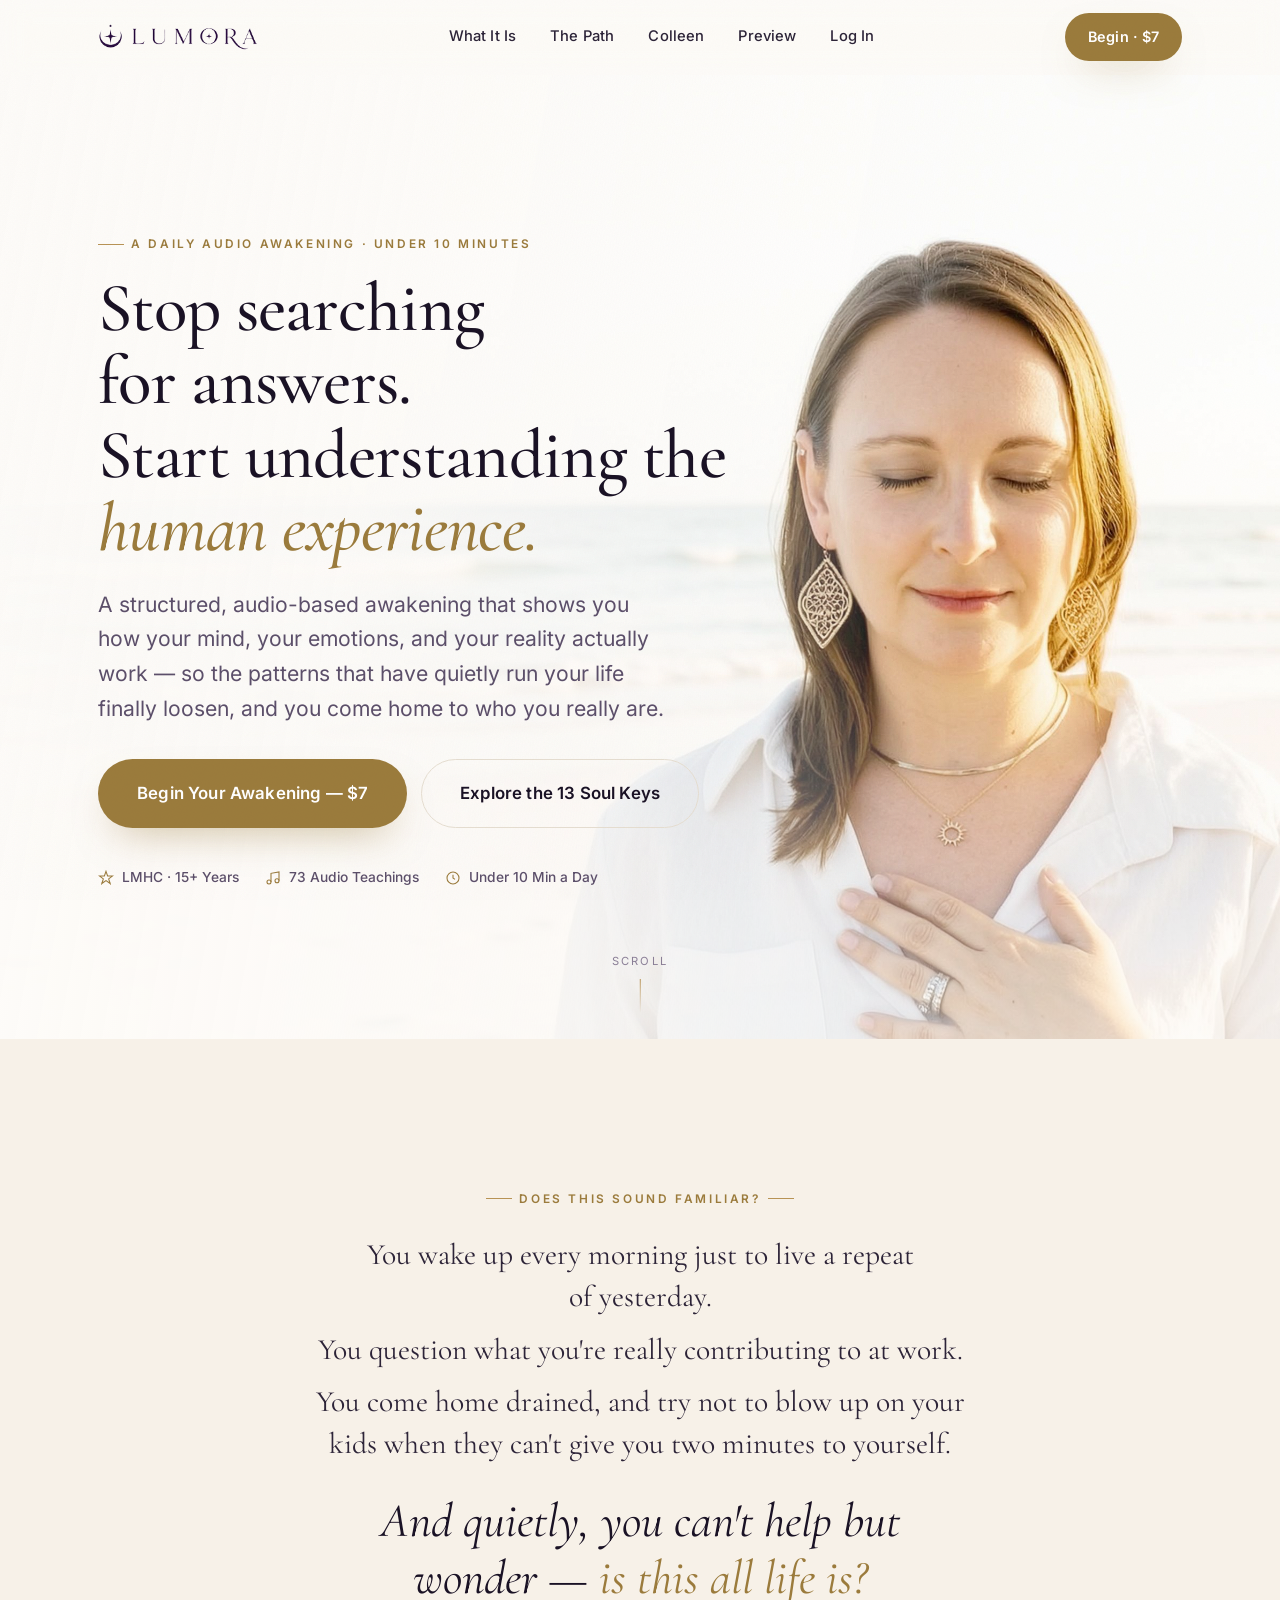
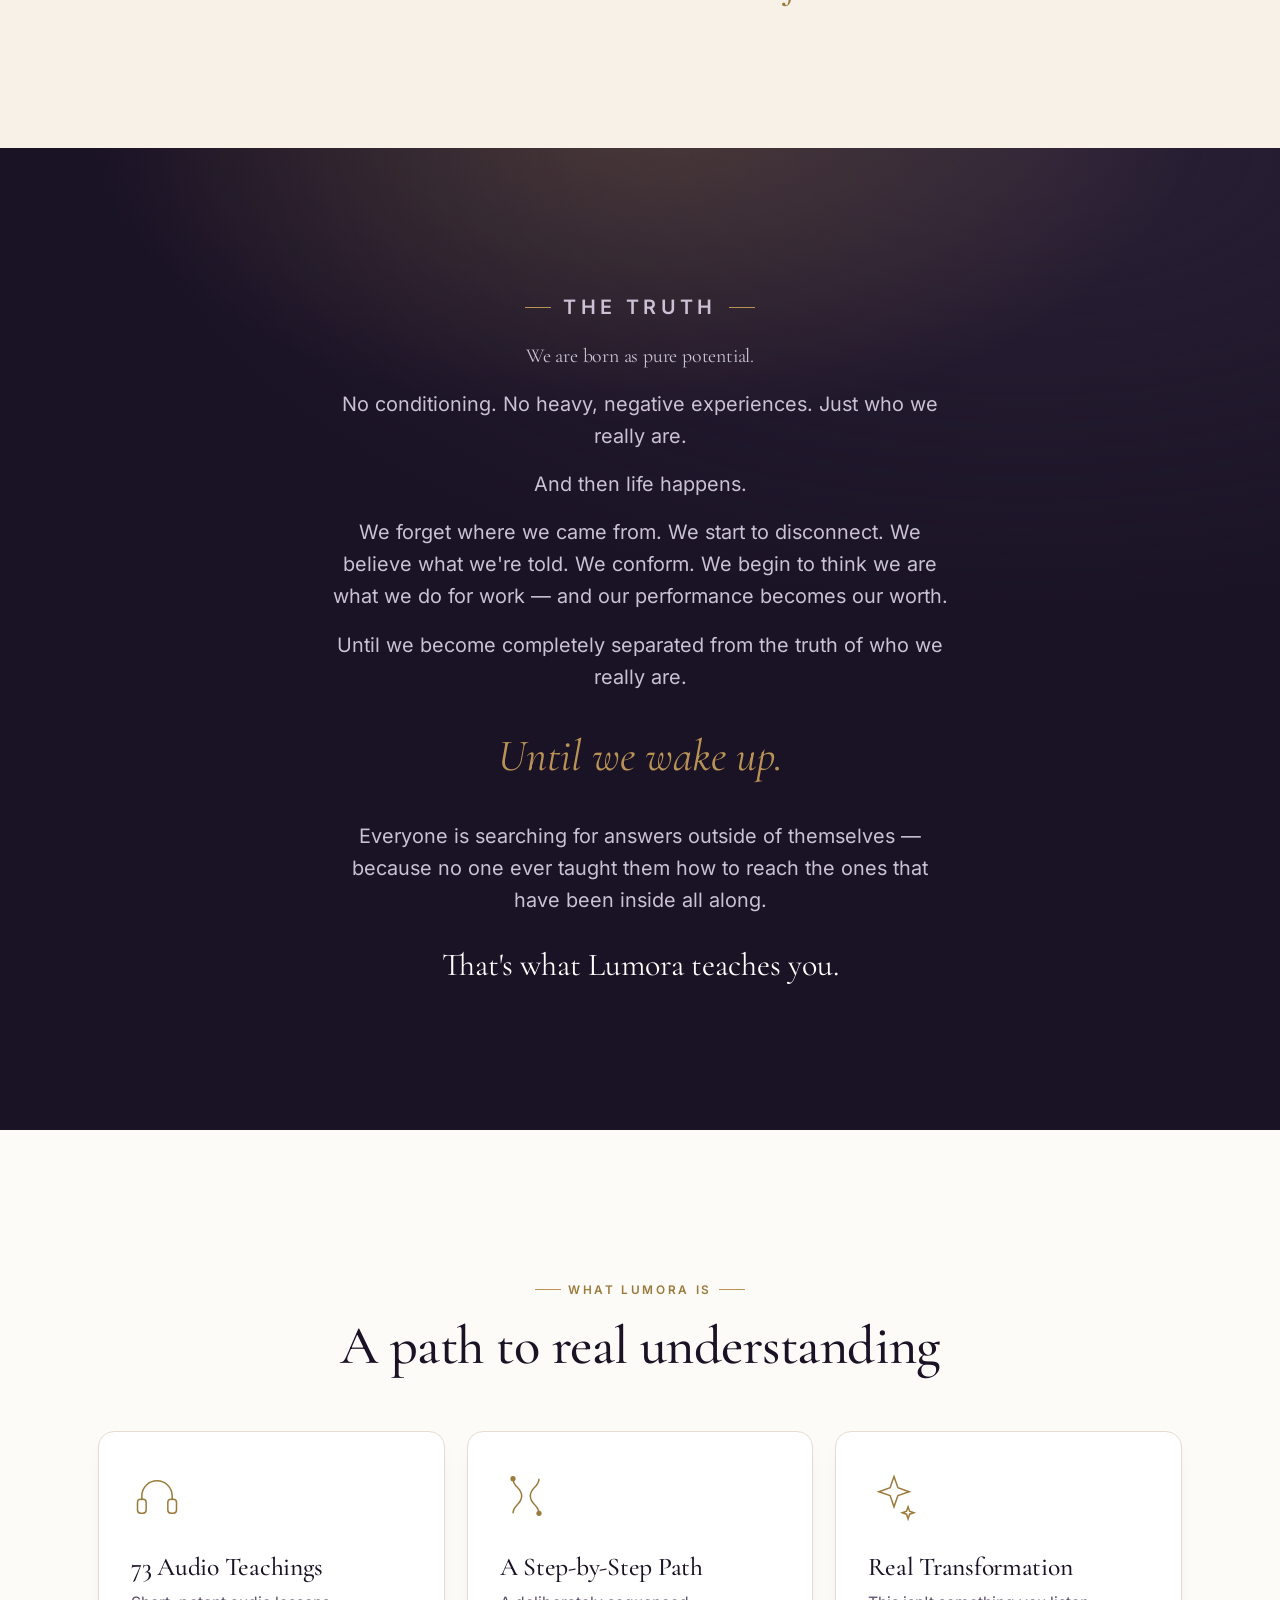
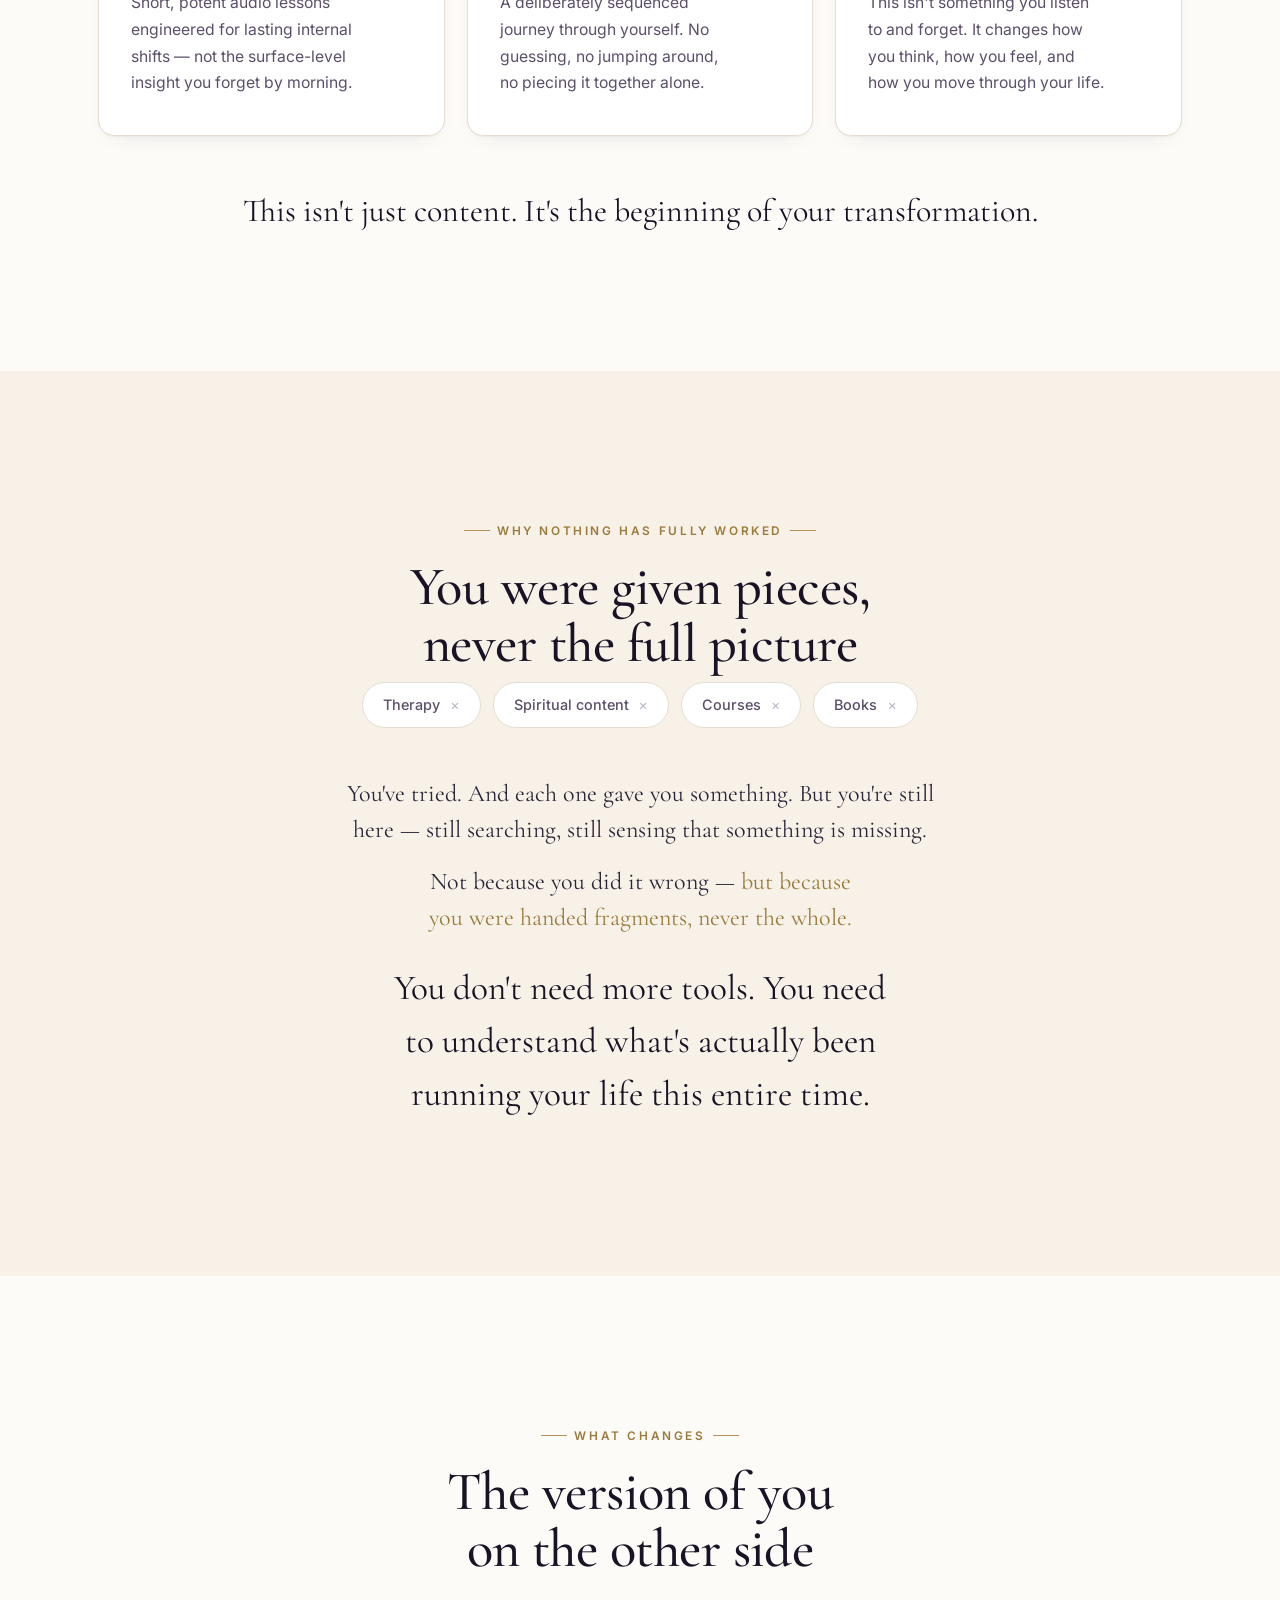
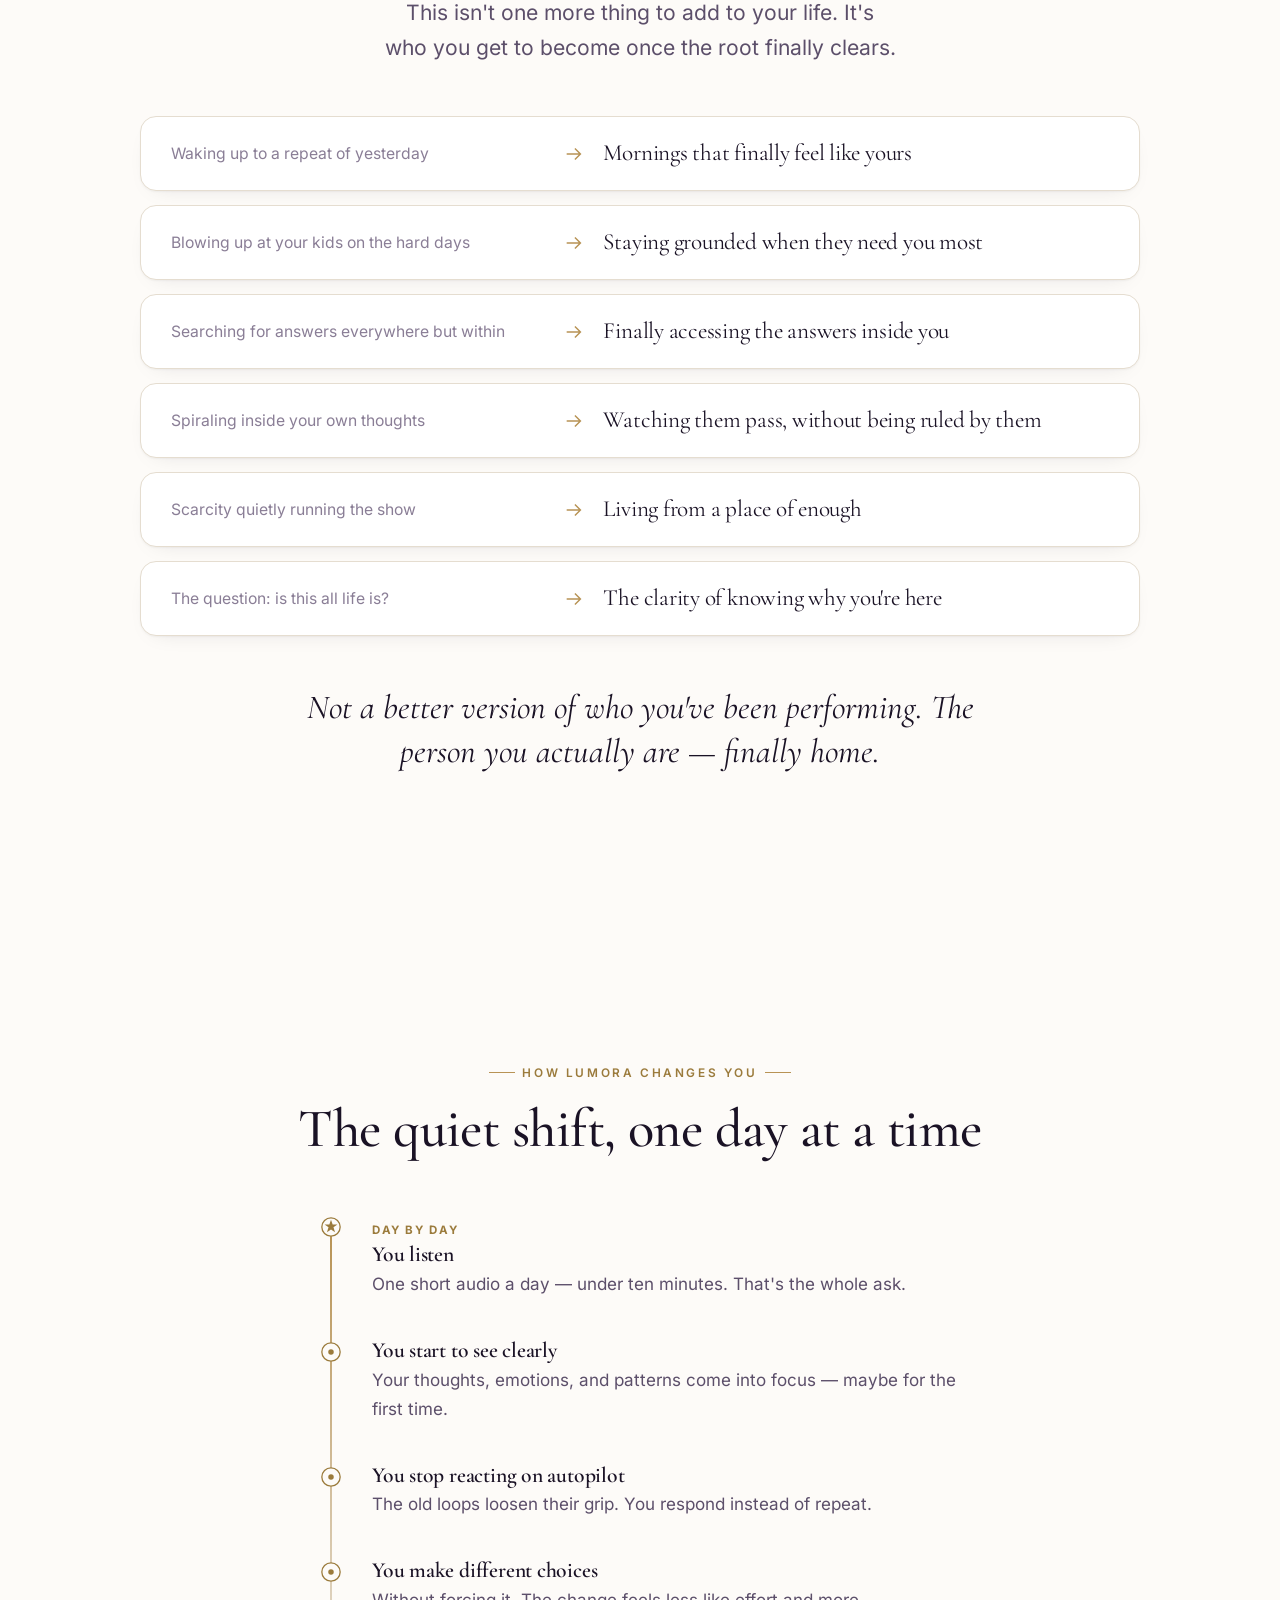
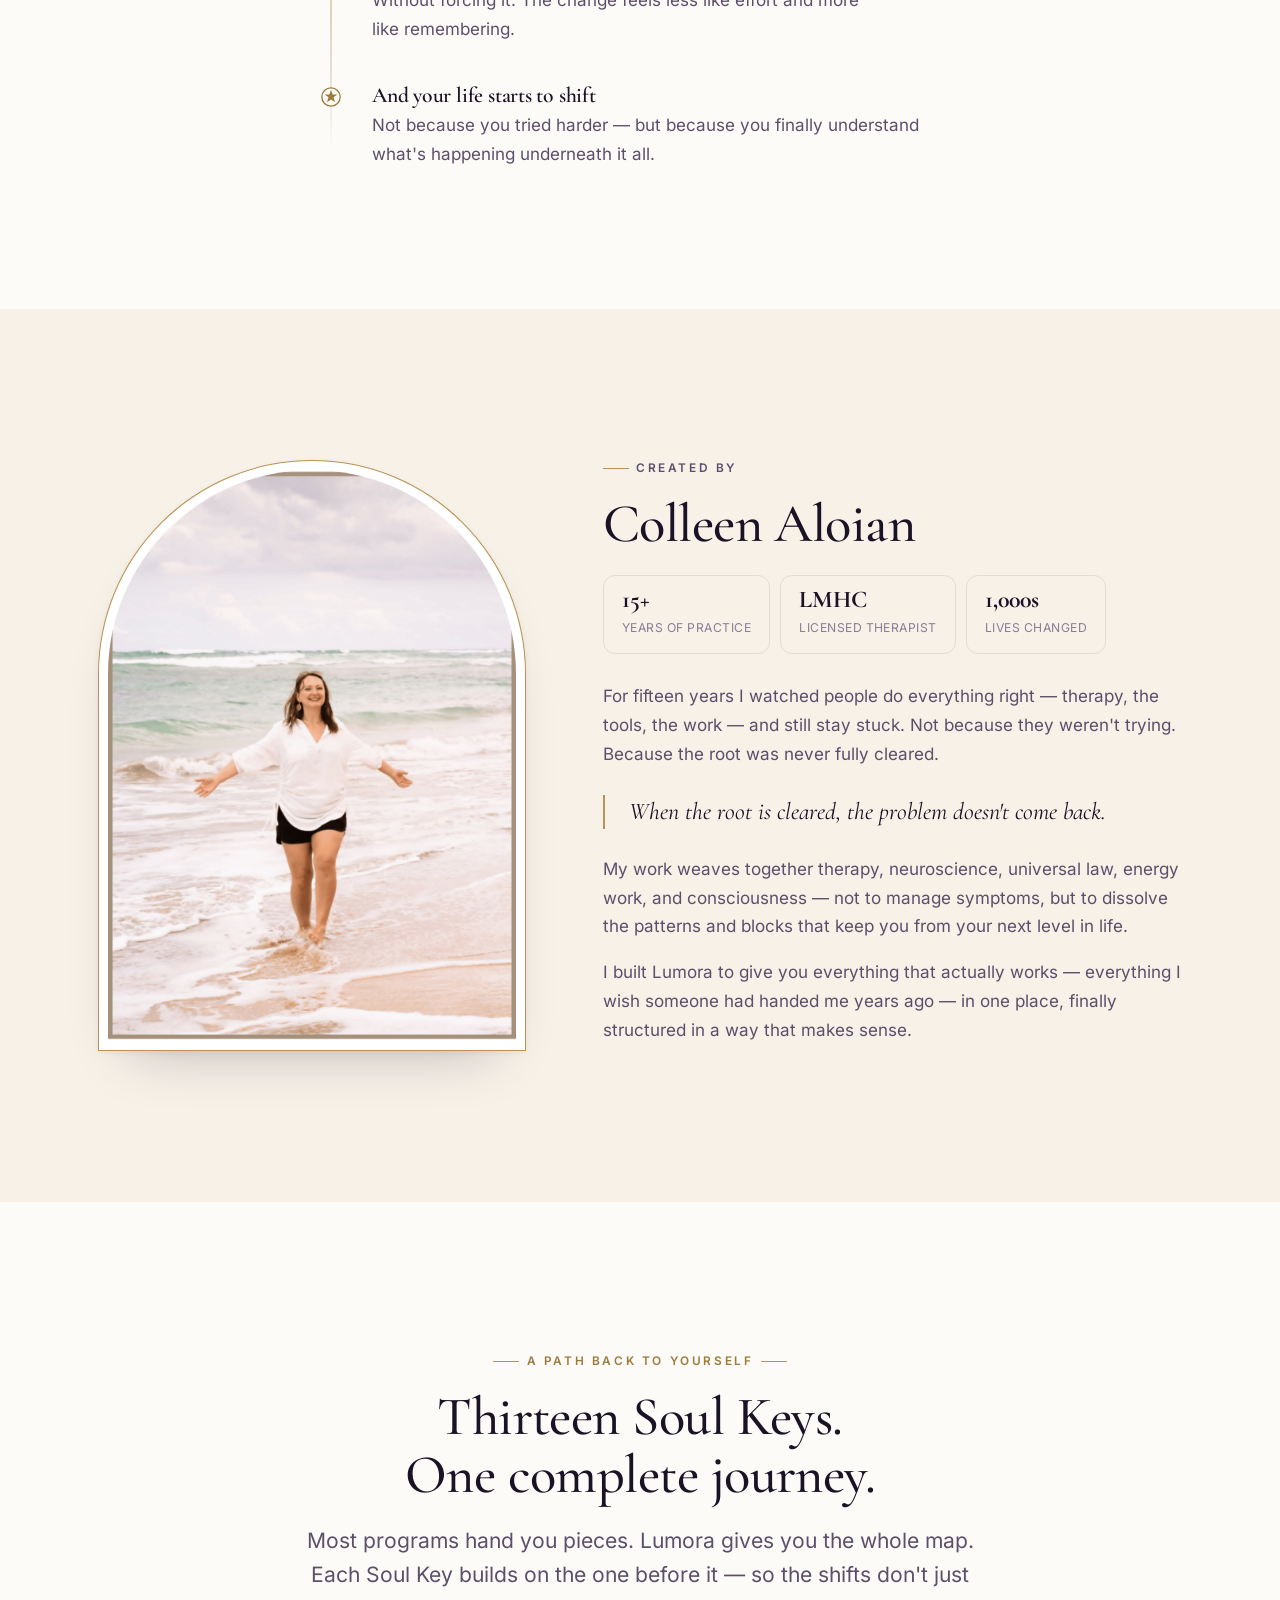
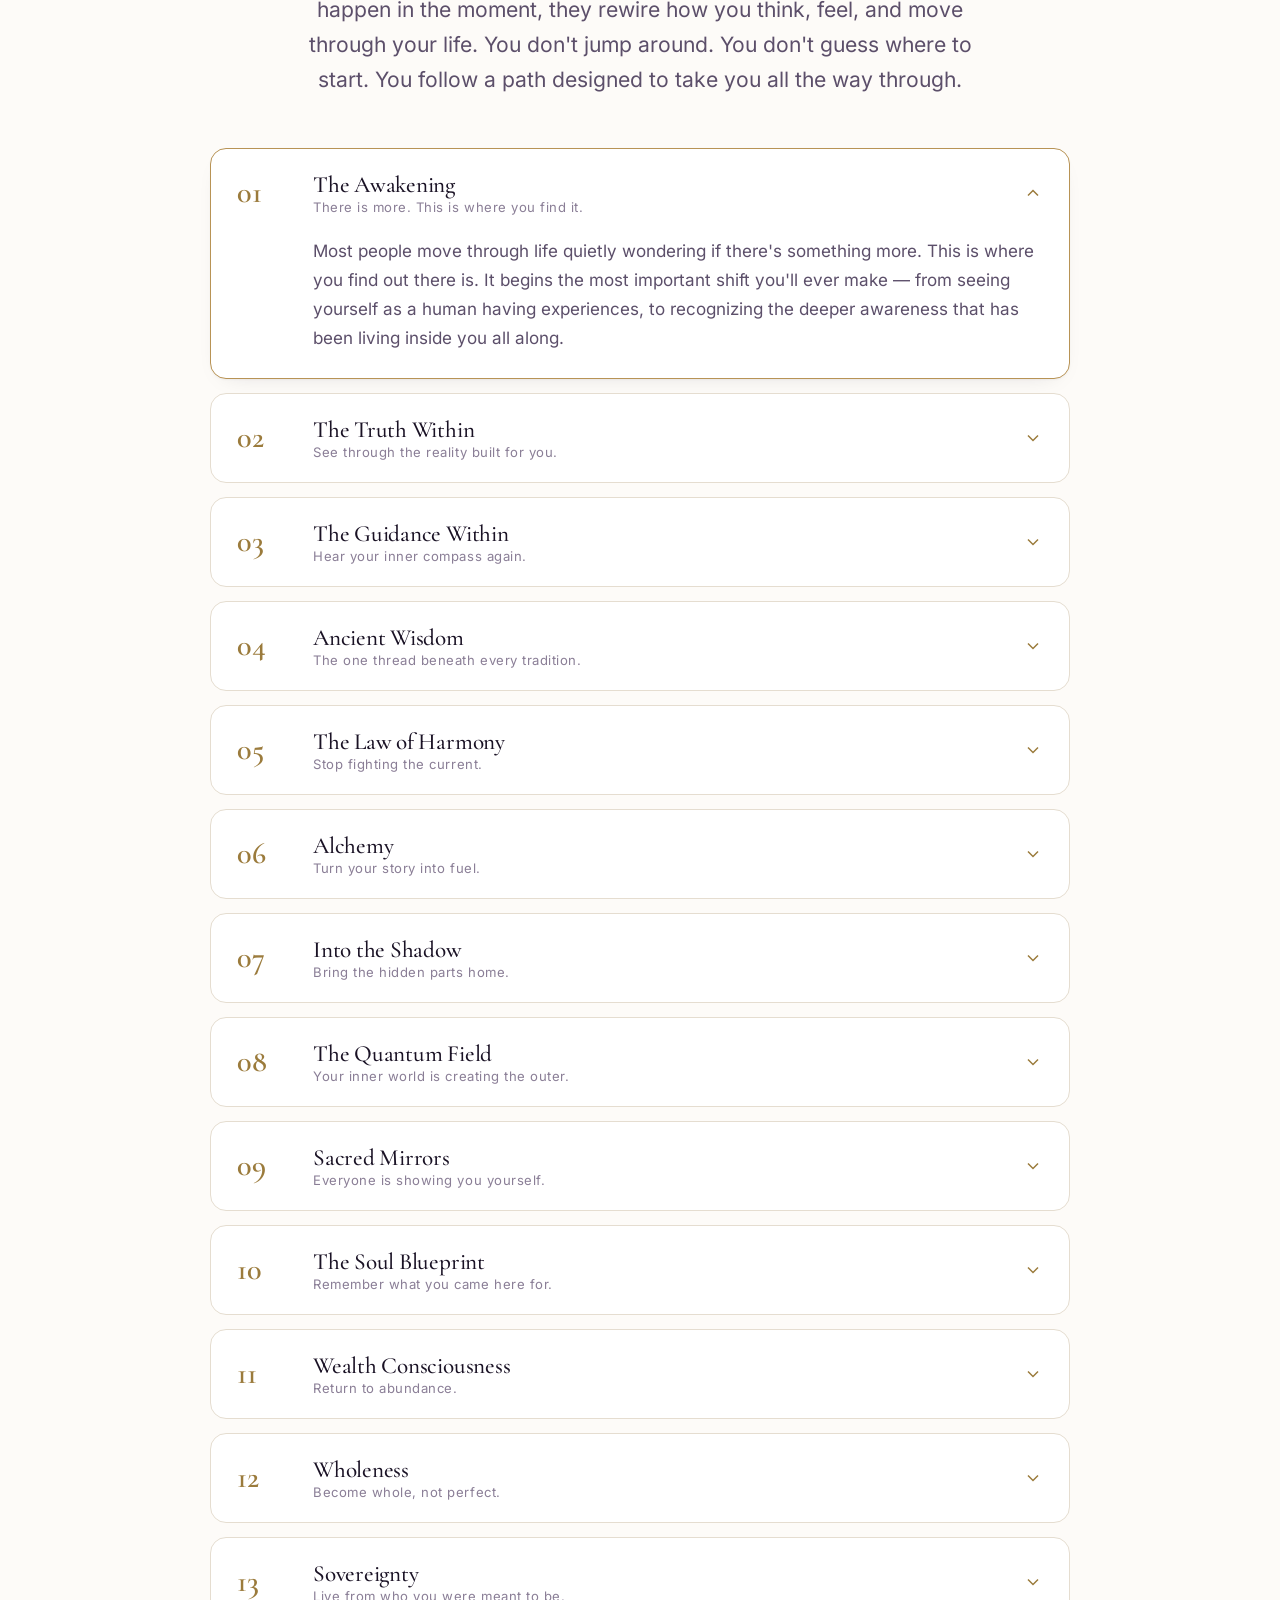
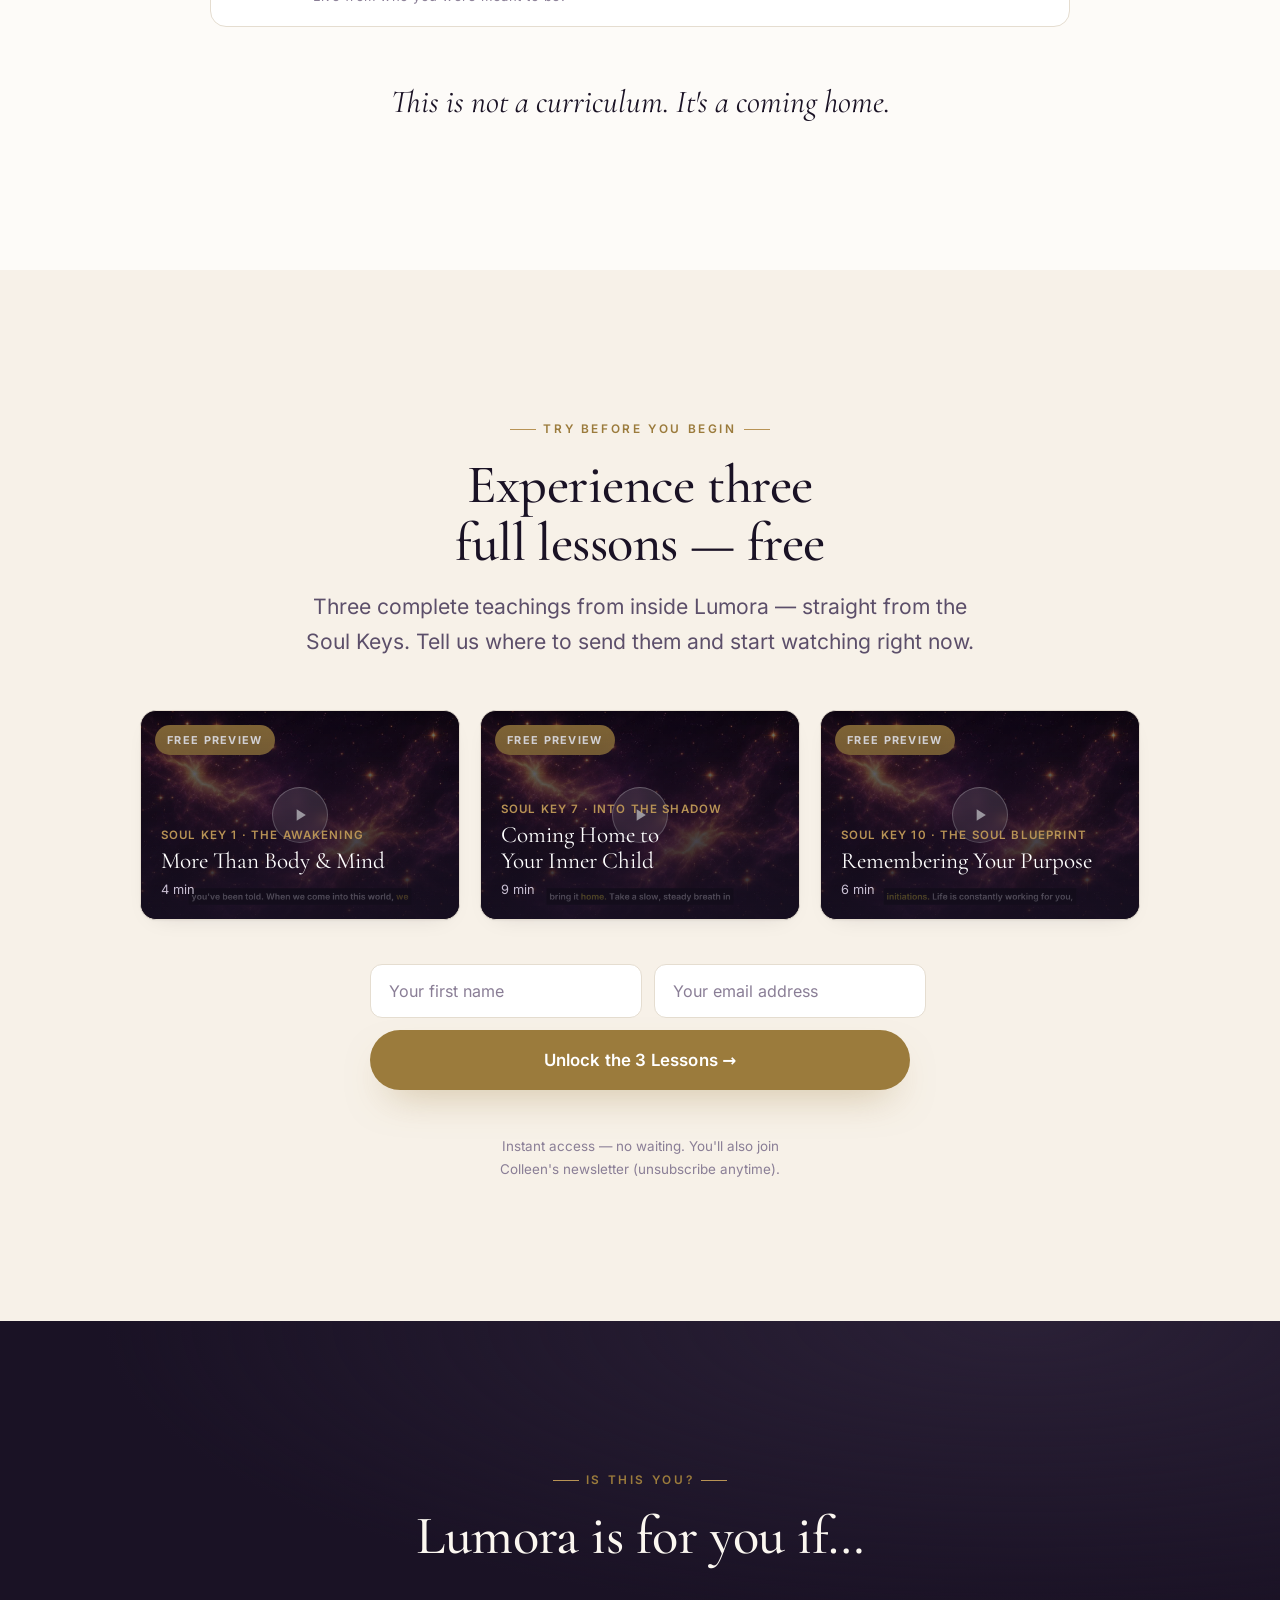
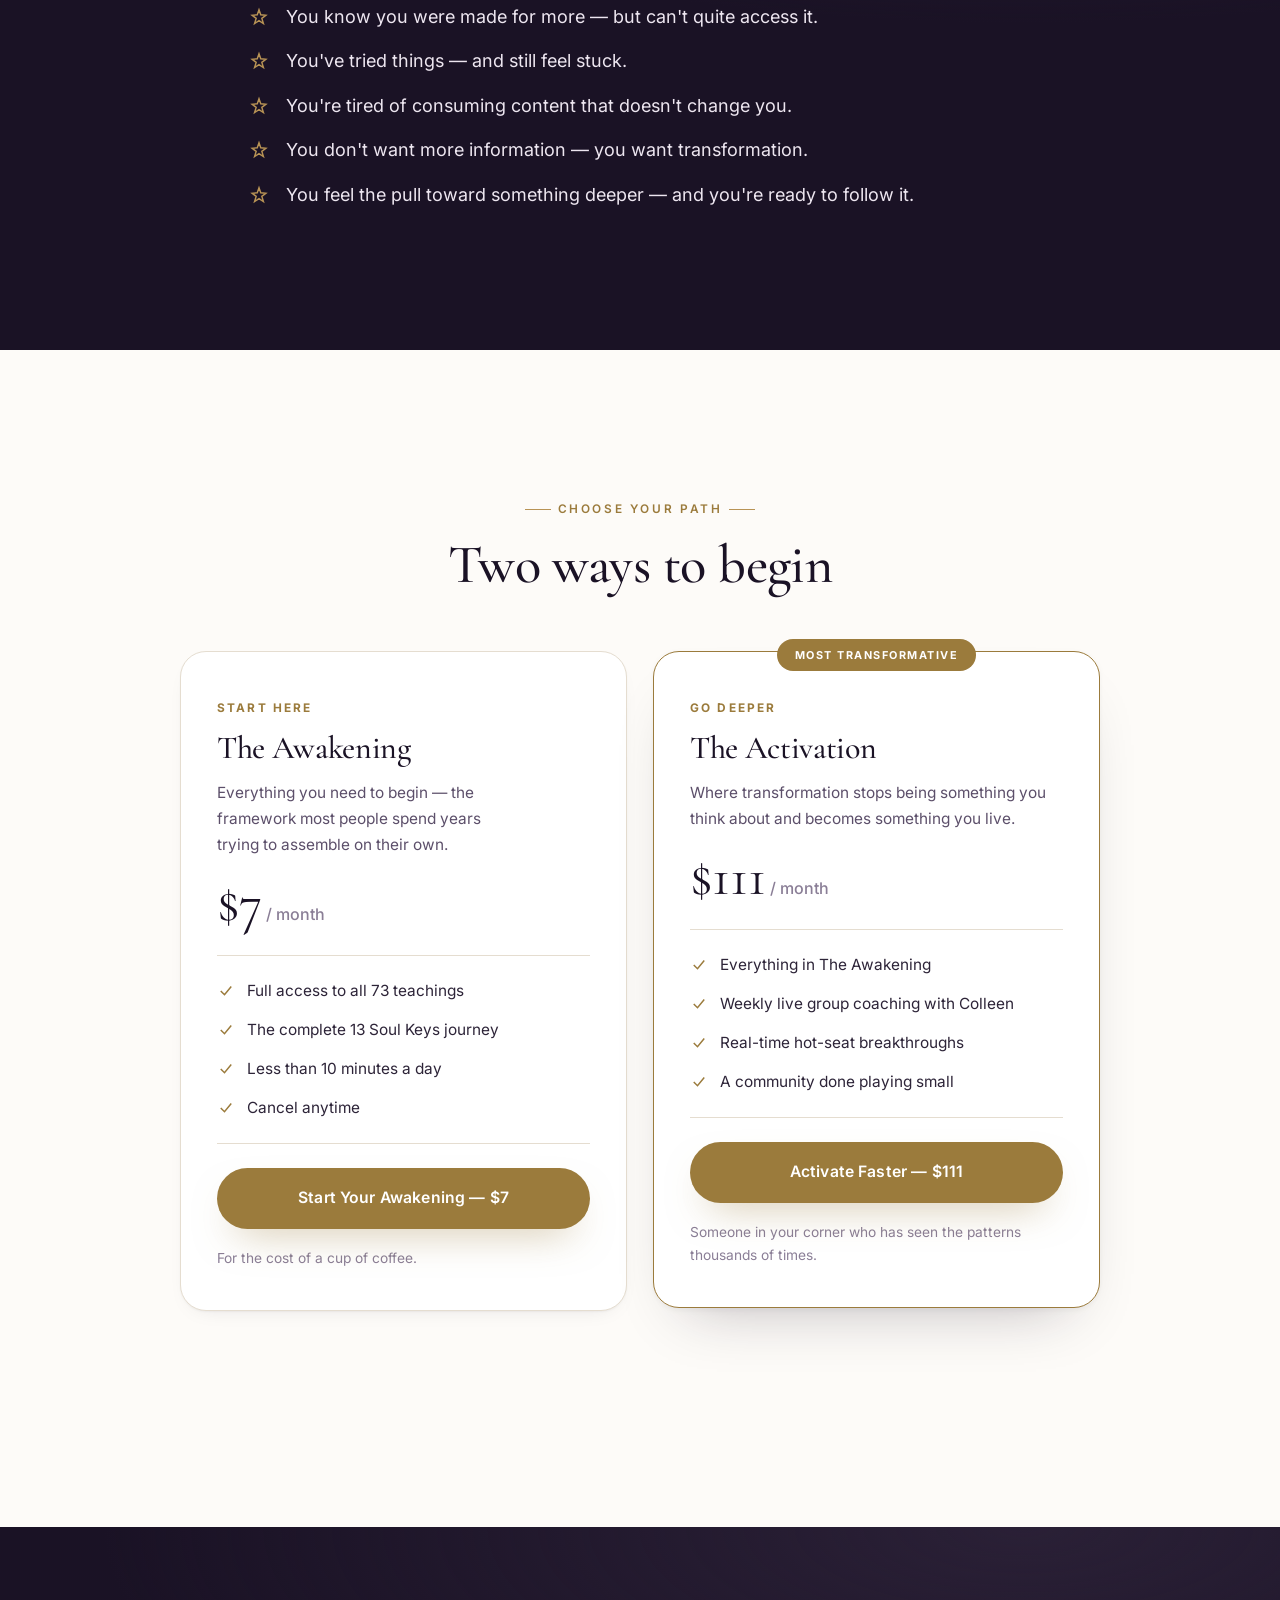
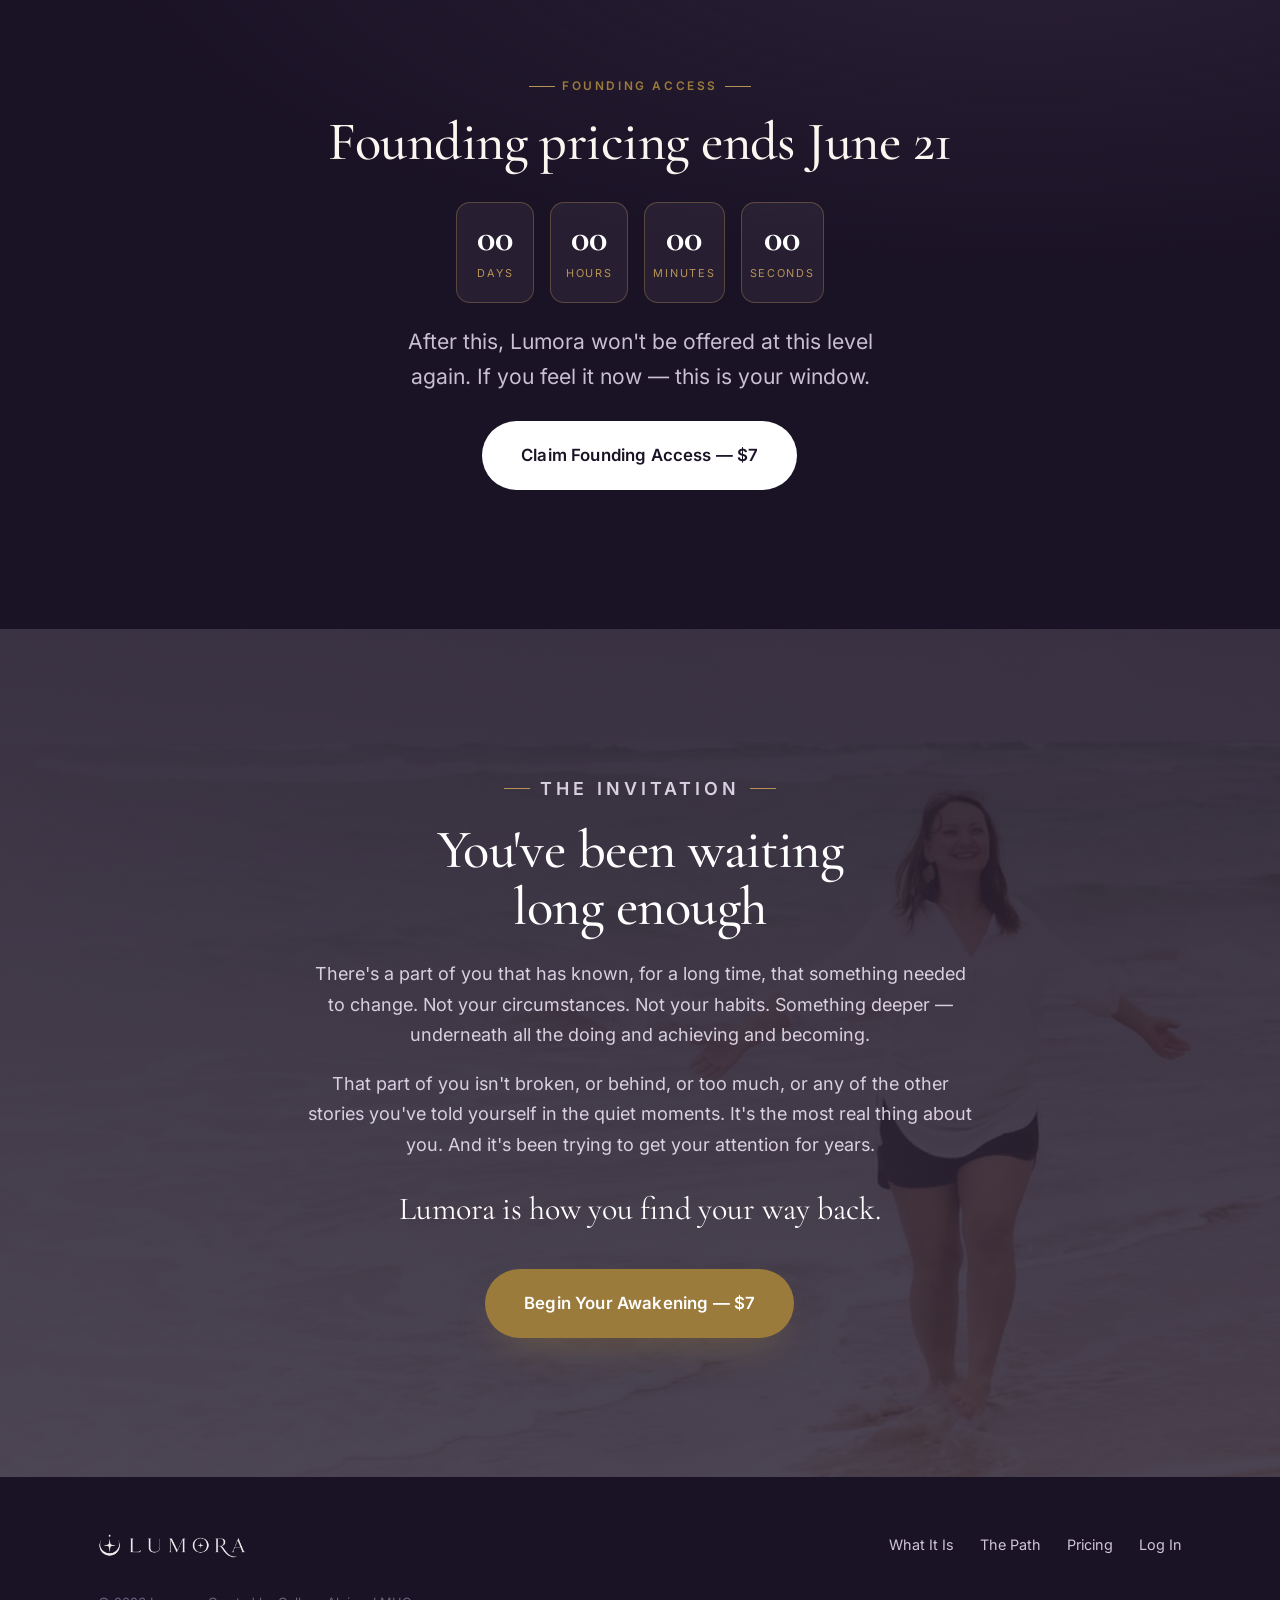
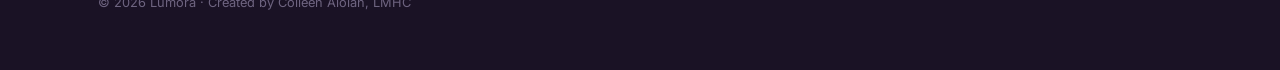
<file: site/index.html>
<!DOCTYPE html>
<html lang="en">
<head>
<meta charset="utf-8" />
<meta name="viewport" content="width=device-width, initial-scale=1" />
<title>Lumora — Start Understanding the Human Experience</title>
<meta name="description" content="Lumora is a structured, audio-based awakening that shows you how your mind, emotions, and reality actually work — so your life can finally change. Less than 10 minutes a day. Created by Colleen Aloian, LMHC." />
<meta property="og:title" content="Lumora — Start Understanding the Human Experience" />
<meta property="og:description" content="A daily audio awakening in less than 10 minutes a day. 73 teachings across 13 Soul Keys. Created by Colleen Aloian, LMHC." />
<meta property="og:type" content="website" />
<meta property="og:image" content="assets/img/banner_1b.jpg" />
<link rel="icon" type="image/png" href="assets/img/favicon.png" />
<link rel="apple-touch-icon" href="assets/img/favicon.png" />
<link rel="preload" as="image" href="assets/img/banner_1b.jpg" />
<link rel="stylesheet" href="assets/css/lumora.css?v=20260615d" />
<noscript><style>.reveal{opacity:1!important;transform:none!important}</style></noscript>
</head>
<body>

<!-- ============ HEADER ============ -->
<header class="site-header">
  <div class="wrap">
    <nav class="nav" aria-label="Primary">
      <a class="nav__logo" href="/" aria-label="Lumora home"><img src="assets/img/lumora-logo.png" alt="Lumora" /></a>
      <div class="nav__links" id="nav-links">
        <a href="#understand">What It Is</a>
        <a href="#path">The Path</a>
        <a href="#colleen">Colleen</a>
        <a href="#free-lessons">Preview</a>
        <a class="nav__login" href="https://app.awakenlumora.com/login">Log In</a>
      </div>
      <div class="nav__right">
        <a class="btn nav__cta" href="https://app.awakenlumora.com/signup?play=founding-member-course" target="_blank" rel="noopener">Begin · $7</a>
        <button class="nav__burger" aria-label="Menu" aria-expanded="false" aria-controls="nav-links"><span></span><span></span><span></span></button>
      </div>
    </nav>
  </div>
</header>

<!-- ============ HERO ============ -->
<section class="hero">
  <div class="hero__media"><img src="assets/img/banner_1b.jpg" alt="A woman standing on the shore at golden hour, eyes closed, hand on her heart" /></div>
  <div class="hero__scrim"></div>
  <div class="wrap hero__inner">
    <div class="hero__col">
      <p class="eyebrow reveal">A Daily Audio Awakening · Under 10 Minutes</p>
      <h1 class="h-display reveal" data-d="1">Stop searching for answers.<br>Start understanding the <span class="italic-gold">human experience.</span></h1>
      <p class="lede reveal" data-d="2">A structured, audio-based awakening that shows you how your mind, your emotions, and your reality actually work — so the patterns that have quietly run your life finally loosen, and you come home to who you really are.</p>
      <div class="btn-row reveal" data-d="3">
        <a class="btn btn--lg" href="https://app.awakenlumora.com/signup?play=founding-member-course" target="_blank" rel="noopener">Begin Your Awakening — $7</a>
        <a class="btn btn--ghost btn--lg" href="#path">Explore the 13 Soul Keys</a>
      </div>
      <div class="hero__trust reveal" data-d="3">
        <span><svg width="16" height="16" viewBox="0 0 24 24" fill="none" stroke="currentColor" stroke-width="1.6"><path d="M12 2l2.4 6.9H22l-6 4.4 2.3 7-6.3-4.5L5.7 20.3 8 13.3l-6-4.4h7.6z"/></svg>LMHC · 15+ Years</span>
        <span><svg width="16" height="16" viewBox="0 0 24 24" fill="none" stroke="currentColor" stroke-width="1.6"><path d="M9 18V5l12-2v13"/><circle cx="6" cy="18" r="3"/><circle cx="18" cy="16" r="3"/></svg>73 Audio Teachings</span>
        <span><svg width="16" height="16" viewBox="0 0 24 24" fill="none" stroke="currentColor" stroke-width="1.6"><circle cx="12" cy="12" r="9"/><path d="M12 7v5l3 2"/></svg>Under 10 Min a Day</span>
      </div>
    </div>
  </div>
  <div class="scroll-cue" aria-hidden="true">Scroll<i></i></div>
</section>

<!-- ============ SCENE ============ -->
<section class="band band--cream2">
  <div class="wrap narrow center reveal">
    <p class="eyebrow eyebrow--center">Does This Sound Familiar?</p>
    <div class="scene">
      <p>You wake up every morning just to live a repeat of yesterday.</p>
      <p>You question what you're really contributing to at work.</p>
      <p>You come home drained, and try not to blow up on your kids when they can't give you two minutes to yourself.</p>
    </div>
    <p class="scene__q">And quietly, you can't help but wonder — <em>is this all life is?</em></p>
  </div>
</section>

<!-- ============ TRUTH ============ -->
<section class="band band--ink truth">
  <div class="wrap narrow center reveal">
    <p class="eyebrow eyebrow--center">The Truth</p>
    <p class="truth__lead">We are born as pure potential.</p>
    <p>No conditioning. No heavy, negative experiences. Just who we really are.</p>
    <p>And then life happens.</p>
    <p>We forget where we came from. We start to disconnect. We believe what we're told. We conform. We begin to think we are what we do for work — and our performance becomes our worth.</p>
    <p>Until we become completely separated from the truth of who we really are.</p>
    <p class="truth__turn">Until we wake up.</p>
    <p>Everyone is searching for answers outside of themselves — because no one ever taught them how to reach the ones that have been inside all along.</p>
    <p class="truth__promise">That's what Lumora teaches you.</p>
  </div>
</section>

<!-- ============ PILLARS ============ -->
<section class="band" id="understand">
  <div class="wrap">
    <div class="s-head center reveal">
      <p class="eyebrow eyebrow--center">What Lumora Is</p>
      <h2 class="h2">A path to real understanding</h2>
    </div>
    <div class="pillars">
      <article class="pillar reveal">
        <svg class="pillar__ico" viewBox="0 0 48 48" fill="none" stroke="currentColor" stroke-width="1.4"><path d="M10 28v-4a14 14 0 0 1 28 0v4"/><rect x="6" y="27" width="8" height="13" rx="3"/><rect x="34" y="27" width="8" height="13" rx="3"/></svg>
        <h3>73 Audio Teachings</h3>
        <p>Short, potent audio lessons engineered for lasting internal shifts — not the surface-level insight you forget by morning.</p>
      </article>
      <article class="pillar reveal" data-d="1">
        <svg class="pillar__ico" viewBox="0 0 48 48" fill="none" stroke="currentColor" stroke-width="1.4"><path d="M12 40c0-8 8-8 8-16S12 16 12 8"/><path d="M36 8c0 8-8 8-8 16s8 8 8 16"/><circle cx="12" cy="8" r="2.4" fill="currentColor" stroke="none"/><circle cx="36" cy="40" r="2.4" fill="currentColor" stroke="none"/></svg>
        <h3>A Step-by-Step Path</h3>
        <p>A deliberately sequenced journey through yourself. No guessing, no jumping around, no piecing it together alone.</p>
      </article>
      <article class="pillar reveal" data-d="2">
        <svg class="pillar__ico" viewBox="0 0 48 48" fill="none" stroke="currentColor" stroke-width="1.4"><path d="M24 6l3.6 10.4L38 20l-10.4 3.6L24 34l-3.6-10.4L10 20l10.4-3.6z"/><path d="M37 34l1.4 4 4 1.4-4 1.4L37 45l-1.4-4.2-4-1.4 4-1.4z"/></svg>
        <h3>Real Transformation</h3>
        <p>This isn't something you listen to and forget. It changes how you think, how you feel, and how you move through your life.</p>
      </article>
    </div>
    <p class="center reveal" style="font-family:var(--serif);font-size:clamp(1.4rem,2.6vw,2rem);color:var(--ink);margin:54px auto 0;max-width:840px;line-height:1.3">This isn't just content. It's the beginning of your transformation.</p>
  </div>
</section>

<!-- ============ CONTRAST ============ -->
<section class="band band--cream2">
  <div class="wrap narrow center">
    <div class="reveal">
      <p class="eyebrow eyebrow--center">Why Nothing Has Fully Worked</p>
      <h2 class="h2">You were given pieces,<br>never the full picture</h2>
    </div>
    <div class="tried reveal" data-d="1">
      <span>Therapy</span><span>Spiritual content</span><span>Courses</span><span>Books</span>
    </div>
    <div class="contrast-copy reveal" data-d="2">
      <p>You've tried. And each one gave you something. But you're still here — still searching, still sensing that something is missing.</p>
      <p>Not because you did it wrong — <span class="turn">but because you were handed fragments, never the whole.</span></p>
      <p class="big">You don't need more tools. You need to understand what's actually been running your life this entire time.</p>
    </div>
  </div>
</section>

<!-- ============ TRANSFORMATION ============ -->
<section class="band">
  <div class="wrap">
    <div class="s-head center reveal" style="margin-inline:auto">
      <p class="eyebrow eyebrow--center">What Changes</p>
      <h2 class="h2">The version of you<br>on the other side</h2>
      <p class="lede" style="margin-top:1.1rem">This isn't one more thing to add to your life. It's who you get to become once the root finally clears.</p>
    </div>
    <div class="shifts">
      <div class="shift reveal">
        <span class="shift__from">Waking up to a repeat of yesterday</span>
        <span class="shift__arrow"><svg width="22" height="22" viewBox="0 0 24 24" fill="none" stroke="currentColor" stroke-width="1.6"><path d="M4 12h15M13 6l6 6-6 6"/></svg></span>
        <span class="shift__to">Mornings that finally feel like yours</span>
      </div>
      <div class="shift reveal">
        <span class="shift__from">Blowing up at your kids on the hard days</span>
        <span class="shift__arrow"><svg width="22" height="22" viewBox="0 0 24 24" fill="none" stroke="currentColor" stroke-width="1.6"><path d="M4 12h15M13 6l6 6-6 6"/></svg></span>
        <span class="shift__to">Staying grounded when they need you most</span>
      </div>
      <div class="shift reveal">
        <span class="shift__from">Searching for answers everywhere but within</span>
        <span class="shift__arrow"><svg width="22" height="22" viewBox="0 0 24 24" fill="none" stroke="currentColor" stroke-width="1.6"><path d="M4 12h15M13 6l6 6-6 6"/></svg></span>
        <span class="shift__to">Finally accessing the answers inside you</span>
      </div>
      <div class="shift reveal">
        <span class="shift__from">Spiraling inside your own thoughts</span>
        <span class="shift__arrow"><svg width="22" height="22" viewBox="0 0 24 24" fill="none" stroke="currentColor" stroke-width="1.6"><path d="M4 12h15M13 6l6 6-6 6"/></svg></span>
        <span class="shift__to">Watching them pass, without being ruled by them</span>
      </div>
      <div class="shift reveal">
        <span class="shift__from">Scarcity quietly running the show</span>
        <span class="shift__arrow"><svg width="22" height="22" viewBox="0 0 24 24" fill="none" stroke="currentColor" stroke-width="1.6"><path d="M4 12h15M13 6l6 6-6 6"/></svg></span>
        <span class="shift__to">Living from a place of enough</span>
      </div>
      <div class="shift reveal">
        <span class="shift__from">The question: is this all life is?</span>
        <span class="shift__arrow"><svg width="22" height="22" viewBox="0 0 24 24" fill="none" stroke="currentColor" stroke-width="1.6"><path d="M4 12h15M13 6l6 6-6 6"/></svg></span>
        <span class="shift__to">The clarity of knowing why you're here</span>
      </div>
    </div>
    <p class="center reveal" style="font-family:var(--serif);font-style:italic;font-size:clamp(1.4rem,2.8vw,2.1rem);color:var(--ink);margin:50px auto 0;max-width:720px;line-height:1.3">Not a better version of who you've been performing. The person you actually are — finally home.</p>
  </div>
</section>

<!-- ============ HOW IT WORKS ============ -->
<section class="band" id="how">
  <div class="wrap">
    <div class="s-head center reveal">
      <p class="eyebrow eyebrow--center">How Lumora Changes You</p>
      <h2 class="h2">The quiet shift, one day at a time</h2>
    </div>
    <div class="steps">
      <div class="step reveal">
        <svg class="step__dot" viewBox="0 0 24 24" fill="none" stroke="currentColor" stroke-width="1.4" style="color:var(--gold)"><circle cx="12" cy="12" r="10" fill="var(--cream)"/><path d="M12 4l1.8 5.2H19l-4.3 3.2 1.7 5.2L12 14.6 7.6 17.6l1.7-5.2L5 9.2h5.2z" fill="currentColor" stroke="none"/></svg>
        <span class="step__num">Day by day</span>
        <h4>You listen</h4>
        <p>One short audio a day — under ten minutes. That's the whole ask.</p>
      </div>
      <div class="step reveal">
        <svg class="step__dot" viewBox="0 0 24 24" fill="none" stroke="currentColor" stroke-width="1.4" style="color:var(--gold)"><circle cx="12" cy="12" r="10" fill="var(--cream)"/><circle cx="12" cy="12" r="3" fill="currentColor" stroke="none"/></svg>
        <h4>You start to see clearly</h4>
        <p>Your thoughts, emotions, and patterns come into focus — maybe for the first time.</p>
      </div>
      <div class="step reveal">
        <svg class="step__dot" viewBox="0 0 24 24" fill="none" stroke="currentColor" stroke-width="1.4" style="color:var(--gold)"><circle cx="12" cy="12" r="10" fill="var(--cream)"/><circle cx="12" cy="12" r="3" fill="currentColor" stroke="none"/></svg>
        <h4>You stop reacting on autopilot</h4>
        <p>The old loops loosen their grip. You respond instead of repeat.</p>
      </div>
      <div class="step reveal">
        <svg class="step__dot" viewBox="0 0 24 24" fill="none" stroke="currentColor" stroke-width="1.4" style="color:var(--gold)"><circle cx="12" cy="12" r="10" fill="var(--cream)"/><circle cx="12" cy="12" r="3" fill="currentColor" stroke="none"/></svg>
        <h4>You make different choices</h4>
        <p>Without forcing it. The change feels less like effort and more like remembering.</p>
      </div>
      <div class="step reveal">
        <svg class="step__dot" viewBox="0 0 24 24" fill="none" stroke="currentColor" stroke-width="1.4" style="color:var(--gold)"><circle cx="12" cy="12" r="10" fill="var(--cream)"/><path d="M12 4l1.8 5.2H19l-4.3 3.2 1.7 5.2L12 14.6 7.6 17.6l1.7-5.2L5 9.2h5.2z" fill="currentColor" stroke="none"/></svg>
        <h4>And your life starts to shift</h4>
        <p>Not because you tried harder — but because you finally understand what's happening underneath it all.</p>
      </div>
    </div>
  </div>
</section>

<!-- ============ FOUNDER ============ -->
<section class="band band--cream2" id="colleen">
  <div class="wrap founder">
    <div class="founder__photo reveal"><img src="assets/img/img_44.png" alt="Colleen Aloian walking along the shore" /></div>
    <div class="founder__copy reveal" data-d="1">
      <p class="eyebrow">Created By</p>
      <h2 class="h2">Colleen Aloian</h2>
      <div class="founder__stats">
        <div class="stat"><b>15+</b><small>Years of practice</small></div>
        <div class="stat"><b>LMHC</b><small>Licensed therapist</small></div>
        <div class="stat"><b>1,000s</b><small>Lives changed</small></div>
      </div>
      <p>For fifteen years I watched people do everything right — therapy, the tools, the work — and still stay stuck. Not because they weren't trying. Because the root was never fully cleared.</p>
      <blockquote>When the root is cleared, the problem doesn't come back.</blockquote>
      <p>My work weaves together therapy, neuroscience, universal law, energy work, and consciousness — not to manage symptoms, but to dissolve the patterns and blocks that keep you from your next level in life.</p>
      <p>I built Lumora to give you everything that actually works — everything I wish someone had handed me years ago — in one place, finally structured in a way that makes sense.</p>
    </div>
  </div>
</section>

<!-- ============ SOUL KEYS ============ -->
<section class="band" id="path">
  <div class="wrap">
    <div class="s-head center reveal keys-intro" style="margin-inline:auto">
      <p class="eyebrow eyebrow--center">A Path Back to Yourself</p>
      <h2 class="h2">Thirteen Soul Keys.<br>One complete journey.</h2>
      <p class="lede" style="margin-top:1.2rem">Most programs hand you pieces. Lumora gives you the whole map. Each Soul Key builds on the one before it — so the shifts don't just happen in the moment, they rewire how you think, feel, and move through your life. You don't jump around. You don't guess where to start. You follow a path designed to take you all the way through.</p>
    </div>

    <div class="keys reveal">
      <div class="key open">
        <button class="key__btn" aria-expanded="true">
          <span class="key__num">01</span>
          <span class="key__title"><b>The Awakening</b><small>There is more. This is where you find it.</small></span>
          <svg class="key__chev" width="20" height="20" viewBox="0 0 24 24" fill="none" stroke="currentColor" stroke-width="1.8"><path d="M6 9l6 6 6-6"/></svg>
        </button>
        <div class="key__body"><p>Most people move through life quietly wondering if there's something more. This is where you find out there is. It begins the most important shift you'll ever make — from seeing yourself as a human having experiences, to recognizing the deeper awareness that has been living inside you all along.</p></div>
      </div>
      <div class="key">
        <button class="key__btn" aria-expanded="false">
          <span class="key__num">02</span>
          <span class="key__title"><b>The Truth Within</b><small>See through the reality built for you.</small></span>
          <svg class="key__chev" width="20" height="20" viewBox="0 0 24 24" fill="none" stroke="currentColor" stroke-width="1.8"><path d="M6 9l6 6 6-6"/></svg>
        </button>
        <div class="key__body"><p>You've been living inside a reality built by someone else. The beliefs, the rules, the stories about who you are and what's possible were planted before you were old enough to question them. This level helps you finally see through them — so you can begin choosing your own truth.</p></div>
      </div>
      <div class="key">
        <button class="key__btn" aria-expanded="false">
          <span class="key__num">03</span>
          <span class="key__title"><b>The Guidance Within</b><small>Hear your inner compass again.</small></span>
          <svg class="key__chev" width="20" height="20" viewBox="0 0 24 24" fill="none" stroke="currentColor" stroke-width="1.8"><path d="M6 9l6 6 6-6"/></svg>
        </button>
        <div class="key__body"><p>You have an inner compass that has always known the way. This level teaches you how to hear it again — how to tell the difference between the voice of fear that keeps you small, and the voice of intuition that leads you home.</p></div>
      </div>
      <div class="key">
        <button class="key__btn" aria-expanded="false">
          <span class="key__num">04</span>
          <span class="key__title"><b>Ancient Wisdom</b><small>The one thread beneath every tradition.</small></span>
          <svg class="key__chev" width="20" height="20" viewBox="0 0 24 24" fill="none" stroke="currentColor" stroke-width="1.8"><path d="M6 9l6 6 6-6"/></svg>
        </button>
        <div class="key__body"><p>Across every tradition, every culture, every corner of human history, one truth has remained constant: love is the thread that runs through all of it. This level helps you recognize the unity underneath the differences — and let that wisdom become the foundation everything else is built on.</p></div>
      </div>
      <div class="key">
        <button class="key__btn" aria-expanded="false">
          <span class="key__num">05</span>
          <span class="key__title"><b>The Law of Harmony</b><small>Stop fighting the current.</small></span>
          <svg class="key__chev" width="20" height="20" viewBox="0 0 24 24" fill="none" stroke="currentColor" stroke-width="1.8"><path d="M6 9l6 6 6-6"/></svg>
        </button>
        <div class="key__body"><p>The universe is not random. It is responsive. This level reveals the laws of energy always at work in your life, and shows you how to stop fighting the current and start moving with it.</p></div>
      </div>
      <div class="key">
        <button class="key__btn" aria-expanded="false">
          <span class="key__num">06</span>
          <span class="key__title"><b>Alchemy</b><small>Turn your story into fuel.</small></span>
          <svg class="key__chev" width="20" height="20" viewBox="0 0 24 24" fill="none" stroke="currentColor" stroke-width="1.8"><path d="M6 9l6 6 6-6"/></svg>
        </button>
        <div class="key__body"><p>You've been through things that were meant to break you. They didn't. This level is where you stop surviving your story and start using it — where every hard season becomes fuel, and every wound becomes wisdom.</p></div>
      </div>
      <div class="key">
        <button class="key__btn" aria-expanded="false">
          <span class="key__num">07</span>
          <span class="key__title"><b>Into the Shadow</b><small>Bring the hidden parts home.</small></span>
          <svg class="key__chev" width="20" height="20" viewBox="0 0 24 24" fill="none" stroke="currentColor" stroke-width="1.8"><path d="M6 9l6 6 6-6"/></svg>
        </button>
        <div class="key__body"><p>Every pattern you can't seem to break, every reaction you can't explain, every part of yourself you've been hiding — this is where it all gets to come home. This level meets your ego, your inner child, and your trauma not with force but with compassion, and turns what's been hidden into your greatest source of wholeness.</p></div>
      </div>
      <div class="key">
        <button class="key__btn" aria-expanded="false">
          <span class="key__num">08</span>
          <span class="key__title"><b>The Quantum Field</b><small>Your inner world is creating the outer.</small></span>
          <svg class="key__chev" width="20" height="20" viewBox="0 0 24 24" fill="none" stroke="currentColor" stroke-width="1.8"><path d="M6 9l6 6 6-6"/></svg>
        </button>
        <div class="key__body"><p>Your inner world is not separate from your outer reality — it's creating it. This level bridges science and spirituality to show you exactly how your consciousness shapes your experience, and how to work with that field intentionally rather than unconsciously.</p></div>
      </div>
      <div class="key">
        <button class="key__btn" aria-expanded="false">
          <span class="key__num">09</span>
          <span class="key__title"><b>Sacred Mirrors</b><small>Everyone is showing you yourself.</small></span>
          <svg class="key__chev" width="20" height="20" viewBox="0 0 24 24" fill="none" stroke="currentColor" stroke-width="1.8"><path d="M6 9l6 6 6-6"/></svg>
        </button>
        <div class="key__body"><p>Every person in your life is showing you something about yourself — the ones who inspire you, the ones who trigger you, the ones who broke your heart. This level transforms the way you experience every relationship by teaching you to see the reflection instead of just the reaction.</p></div>
      </div>
      <div class="key">
        <button class="key__btn" aria-expanded="false">
          <span class="key__num">10</span>
          <span class="key__title"><b>The Soul Blueprint</b><small>Remember what you came here for.</small></span>
          <svg class="key__chev" width="20" height="20" viewBox="0 0 24 24" fill="none" stroke="currentColor" stroke-width="1.8"><path d="M6 9l6 6 6-6"/></svg>
        </button>
        <div class="key__body"><p>Your purpose is not something you find. It's something you remember. This level reveals how your life experiences, your gifts, and your authentic design have been pointing toward the same thing all along — and how to finally stop chasing clarity and start living it.</p></div>
      </div>
      <div class="key">
        <button class="key__btn" aria-expanded="false">
          <span class="key__num">11</span>
          <span class="key__title"><b>Wealth Consciousness</b><small>Return to abundance.</small></span>
          <svg class="key__chev" width="20" height="20" viewBox="0 0 24 24" fill="none" stroke="currentColor" stroke-width="1.8"><path d="M6 9l6 6 6-6"/></svg>
        </button>
        <div class="key__body"><p>Scarcity is not a circumstance. It's a frequency — and you inherited it. This level dismantles the beliefs about money, worthiness, and lack that were passed down to you, and replaces them with the truth your soul already knows: abundance isn't something you earn. It's something you return to.</p></div>
      </div>
      <div class="key">
        <button class="key__btn" aria-expanded="false">
          <span class="key__num">12</span>
          <span class="key__title"><b>Wholeness</b><small>Become whole, not perfect.</small></span>
          <svg class="key__chev" width="20" height="20" viewBox="0 0 24 24" fill="none" stroke="currentColor" stroke-width="1.8"><path d="M6 9l6 6 6-6"/></svg>
        </button>
        <div class="key__body"><p>You're not here to become perfect. You're here to become whole. This level is the integration point — where you stop abandoning the parts of yourself the world told you to hide, stop performing for your own spiritual progress, and finally let all of you belong.</p></div>
      </div>
      <div class="key">
        <button class="key__btn" aria-expanded="false">
          <span class="key__num">13</span>
          <span class="key__title"><b>Sovereignty</b><small>Live from who you were meant to be.</small></span>
          <svg class="key__chev" width="20" height="20" viewBox="0 0 24 24" fill="none" stroke="currentColor" stroke-width="1.8"><path d="M6 9l6 6 6-6"/></svg>
        </button>
        <div class="key__body"><p>This is what you've been building toward. Not a destination — a way of being. The moment you stop waiting for permission from your past, your fear, or anyone else, and start living from the version of yourself you were always meant to become. Quietly. Powerfully. On your own terms.</p></div>
      </div>
    </div>

    <p class="center reveal" style="font-family:var(--serif);font-style:italic;font-size:clamp(1.4rem,2.6vw,2rem);color:var(--ink);margin:48px auto 0;max-width:620px">This is not a curriculum. It's a coming home.</p>
  </div>
</section>

<!-- ============ FREE LESSONS (lead capture) ============ -->
<section class="band band--cream2" id="free-lessons">
  <div class="wrap">
    <div class="s-head center reveal" style="margin-inline:auto">
      <p class="eyebrow eyebrow--center">Try Before You Begin</p>
      <h2 class="h2">Experience three full lessons — free</h2>
      <p class="lede" style="margin-top:1.1rem">Three complete teachings from inside Lumora — straight from the Soul Keys. Tell us where to send them and start watching right now.</p>
    </div>

    <div class="fl-cards reveal">
      <div class="fl-card">
        <img src="assets/img/lesson-01-poster.jpg" alt="Lesson 1 — More Than Body & Mind" loading="lazy" />
        <span class="fl-card__badge">Free Preview</span>
        <span class="fl-play"><svg width="20" height="20" viewBox="0 0 24 24" fill="#fff"><path d="M8 5v14l11-7z"/></svg></span>
        <div class="fl-card__overlay">
          <span class="fl-card__key">Soul Key 1 · The Awakening</span>
          <span class="fl-card__title">More Than Body &amp; Mind</span>
          <span class="fl-card__dur">4 min</span>
        </div>
      </div>
      <div class="fl-card">
        <img src="assets/img/lesson-07-poster.jpg" alt="Lesson 7 — Coming Home to Your Inner Child" loading="lazy" />
        <span class="fl-card__badge">Free Preview</span>
        <span class="fl-play"><svg width="20" height="20" viewBox="0 0 24 24" fill="#fff"><path d="M8 5v14l11-7z"/></svg></span>
        <div class="fl-card__overlay">
          <span class="fl-card__key">Soul Key 7 · Into the Shadow</span>
          <span class="fl-card__title">Coming Home to Your Inner Child</span>
          <span class="fl-card__dur">9 min</span>
        </div>
      </div>
      <div class="fl-card">
        <img src="assets/img/lesson-10-poster.jpg" alt="Lesson 10 — Remembering Your Purpose" loading="lazy" />
        <span class="fl-card__badge">Free Preview</span>
        <span class="fl-play"><svg width="20" height="20" viewBox="0 0 24 24" fill="#fff"><path d="M8 5v14l11-7z"/></svg></span>
        <div class="fl-card__overlay">
          <span class="fl-card__key">Soul Key 10 · The Soul Blueprint</span>
          <span class="fl-card__title">Remembering Your Purpose</span>
          <span class="fl-card__dur">6 min</span>
        </div>
      </div>
    </div>

    <form class="fl-form reveal" id="fl-form" novalidate>
      <div class="fl-form__row">
        <input class="fl-input" type="text" name="name" id="fl-name" placeholder="Your first name" autocomplete="given-name" required />
        <input class="fl-input" type="email" name="email" id="fl-email" placeholder="Your email address" autocomplete="email" required />
      </div>
      <input class="fl-hp" type="text" name="company" id="fl-company" tabindex="-1" autocomplete="off" aria-hidden="true" />
      <button class="btn btn--lg" type="submit">Unlock the 3 Lessons →</button>
      <p class="fl-msg" id="fl-msg" role="status" aria-live="polite"></p>
      <p class="fl-note">Instant access — no waiting. You'll also join Colleen's newsletter (unsubscribe anytime).</p>
    </form>
  </div>
</section>

<!-- ============ FOR YOU IF ============ -->
<section class="band band--ink">
  <div class="wrap foryou">
    <div class="s-head center reveal" style="margin-inline:auto">
      <p class="eyebrow eyebrow--center">Is This You?</p>
      <h2 class="h2">Lumora is for you if…</h2>
    </div>
    <ul class="reveal" data-d="1">
      <li><svg width="22" height="22" viewBox="0 0 24 24" fill="none" stroke="currentColor" stroke-width="1.6"><path d="M12 3l1.9 5.5L19.5 9l-4.4 3.4 1.7 5.6L12 14.8 7.2 18l1.7-5.6L4.5 9l5.6-.5z"/></svg>You know you were made for more — but can't quite access it.</li>
      <li><svg width="22" height="22" viewBox="0 0 24 24" fill="none" stroke="currentColor" stroke-width="1.6"><path d="M12 3l1.9 5.5L19.5 9l-4.4 3.4 1.7 5.6L12 14.8 7.2 18l1.7-5.6L4.5 9l5.6-.5z"/></svg>You've tried things — and still feel stuck.</li>
      <li><svg width="22" height="22" viewBox="0 0 24 24" fill="none" stroke="currentColor" stroke-width="1.6"><path d="M12 3l1.9 5.5L19.5 9l-4.4 3.4 1.7 5.6L12 14.8 7.2 18l1.7-5.6L4.5 9l5.6-.5z"/></svg>You're tired of consuming content that doesn't change you.</li>
      <li><svg width="22" height="22" viewBox="0 0 24 24" fill="none" stroke="currentColor" stroke-width="1.6"><path d="M12 3l1.9 5.5L19.5 9l-4.4 3.4 1.7 5.6L12 14.8 7.2 18l1.7-5.6L4.5 9l5.6-.5z"/></svg>You don't want more information — you want transformation.</li>
      <li><svg width="22" height="22" viewBox="0 0 24 24" fill="none" stroke="currentColor" stroke-width="1.6"><path d="M12 3l1.9 5.5L19.5 9l-4.4 3.4 1.7 5.6L12 14.8 7.2 18l1.7-5.6L4.5 9l5.6-.5z"/></svg>You feel the pull toward something deeper — and you're ready to follow it.</li>
    </ul>
  </div>
</section>

<!-- ============ PRICING ============ -->
<section class="band" id="pricing">
  <div class="wrap">
    <div class="s-head center reveal" style="margin-inline:auto">
      <p class="eyebrow eyebrow--center">Choose Your Path</p>
      <h2 class="h2">Two ways to begin</h2>
    </div>
    <div class="pricing">
      <article class="plan reveal">
        <span class="plan__tag">Start Here</span>
        <h3>The Awakening</h3>
        <p class="plan__sub">Everything you need to begin — the framework most people spend years trying to assemble on their own.</p>
        <div class="plan__price">$7<span> / month</span></div>
        <ul>
          <li><svg width="18" height="18" viewBox="0 0 24 24" fill="none" stroke="currentColor" stroke-width="2"><path d="M5 12l5 5 9-11"/></svg>Full access to all 73 teachings</li>
          <li><svg width="18" height="18" viewBox="0 0 24 24" fill="none" stroke="currentColor" stroke-width="2"><path d="M5 12l5 5 9-11"/></svg>The complete 13 Soul Keys journey</li>
          <li><svg width="18" height="18" viewBox="0 0 24 24" fill="none" stroke="currentColor" stroke-width="2"><path d="M5 12l5 5 9-11"/></svg>Less than 10 minutes a day</li>
          <li><svg width="18" height="18" viewBox="0 0 24 24" fill="none" stroke="currentColor" stroke-width="2"><path d="M5 12l5 5 9-11"/></svg>Cancel anytime</li>
        </ul>
        <a class="btn" href="https://app.awakenlumora.com/signup?play=founding-member-course" target="_blank" rel="noopener">Start Your Awakening — $7</a>
        <p class="plan__foot">For the cost of a cup of coffee.</p>
      </article>

      <article class="plan plan--featured reveal" data-d="1">
        <span class="plan__tag">Go Deeper</span>
        <h3>The Activation</h3>
        <p class="plan__sub">Where transformation stops being something you think about and becomes something you live.</p>
        <div class="plan__price">$111<span> / month</span></div>
        <ul>
          <li><svg width="18" height="18" viewBox="0 0 24 24" fill="none" stroke="currentColor" stroke-width="2"><path d="M5 12l5 5 9-11"/></svg>Everything in The Awakening</li>
          <li><svg width="18" height="18" viewBox="0 0 24 24" fill="none" stroke="currentColor" stroke-width="2"><path d="M5 12l5 5 9-11"/></svg>Weekly live group coaching with Colleen</li>
          <li><svg width="18" height="18" viewBox="0 0 24 24" fill="none" stroke="currentColor" stroke-width="2"><path d="M5 12l5 5 9-11"/></svg>Real-time hot-seat breakthroughs</li>
          <li><svg width="18" height="18" viewBox="0 0 24 24" fill="none" stroke="currentColor" stroke-width="2"><path d="M5 12l5 5 9-11"/></svg>A community done playing small</li>
        </ul>
        <a class="btn" href="https://app.awakenlumora.com/signup?play=founding-member-group" target="_blank" rel="noopener">Activate Faster — $111</a>
        <p class="plan__foot">Someone in your corner who has seen the patterns thousands of times.</p>
      </article>
    </div>
    <p class="pricing-note reveal">Not sure which is right? <b>Start with The Awakening.</b> You'll know when you're ready for more.</p>
  </div>
</section>

<!-- ============ URGENCY ============ -->
<section class="band band--ink urgency">
  <div class="wrap narrow reveal">
    <p class="eyebrow eyebrow--center">Founding Access</p>
    <h2 class="h2">Founding pricing ends June 21</h2>
    <div class="countdown" id="countdown" aria-label="Time remaining">
      <div class="cd"><b data-cd="d">00</b><small>Days</small></div>
      <div class="cd"><b data-cd="h">00</b><small>Hours</small></div>
      <div class="cd"><b data-cd="m">00</b><small>Minutes</small></div>
      <div class="cd"><b data-cd="s">00</b><small>Seconds</small></div>
    </div>
    <p class="lede" style="margin-top:22px">After this, Lumora won't be offered at this level again. If you feel it now — this is your window.</p>
    <div class="btn-row" style="justify-content:center;margin-top:26px">
      <a class="btn btn--lg btn--light" href="https://app.awakenlumora.com/signup?play=founding-member-course" target="_blank" rel="noopener">Claim Founding Access — $7</a>
    </div>
  </div>
</section>

<!-- ============ CLOSING ============ -->
<section class="band closing">
  <div class="closing__media"><img src="assets/img/banner_2.jpg" alt="" /></div>
  <div class="closing__scrim"></div>
  <div class="wrap narrow reveal">
    <p class="eyebrow eyebrow--center">The Invitation</p>
    <h2 class="h2">You've been waiting<br>long enough</h2>
    <p style="margin-top:1.4rem">There's a part of you that has known, for a long time, that something needed to change. Not your circumstances. Not your habits. Something deeper — underneath all the doing and achieving and becoming.</p>
    <p>That part of you isn't broken, or behind, or too much, or any of the other stories you've told yourself in the quiet moments. It's the most real thing about you. And it's been trying to get your attention for years.</p>
    <p style="font-family:var(--serif);font-size:clamp(1.4rem,3vw,2rem);color:#fff;margin-top:1.4rem">Lumora is how you find your way back.</p>
    <div class="btn-row" style="justify-content:center;margin-top:30px">
      <a class="btn btn--lg" href="https://app.awakenlumora.com/signup?play=founding-member-course" target="_blank" rel="noopener">Begin Your Awakening — $7</a>
    </div>
  </div>
</section>

<!-- ============ FOOTER ============ -->
<footer class="site-footer">
  <div class="wrap">
    <a href="/" aria-label="Lumora home"><img src="assets/img/lumora-logo.png" alt="Lumora" /></a>
    <nav class="fnav" aria-label="Footer">
      <a href="#understand">What It Is</a>
      <a href="#path">The Path</a>
      <a href="#pricing">Pricing</a>
      <a href="https://app.awakenlumora.com/login">Log In</a>
    </nav>
    <small>© <span id="yr">2026</span> Lumora · Created by Colleen Aloian, LMHC</small>
  </div>
</footer>

<script src="assets/js/site.js?v=20260615d"></script>
</body>
</html>
</file>
<file: site/assets/css/lumora.css>
@import url("fonts2.css");

/* ============================================================== *
   LUMORA — sales page design system
   Matches app.awakenlumora.com: warm cream, plum ink, antique gold.
 * ============================================================== */

:root {
  /* surfaces */
  --cream:      #FDFBF8;
  --cream-2:    #F7F1E8;
  --cream-3:    #F2EADD;
  --white:      #FFFFFF;
  --sand:       #E5DDD0;
  --sand-soft:  #EFE7D9;

  /* ink / text (plum scale, from the app) */
  --ink:    #1A1225;
  --ink-2:  #2D2438;
  --plum:   #5C4F6A;
  --mauve:  #8A7E96;

  /* gold accents (app CTA = #9B7B3C) */
  --gold:        #9B7B3C;
  --gold-deep:   #856634;
  --gold-soft:   #B89355;
  --gold-glow:   rgba(155, 123, 60, 0.14);

  --serif: "Cormorant Garamond", Georgia, "Times New Roman", serif;
  --sans:  "Inter", ui-sans-serif, system-ui, sans-serif;

  --maxw: 1180px;
  --gut: clamp(20px, 5vw, 48px);
  --radius: 16px;
  --radius-lg: 26px;
  --shadow-sm: 0 1px 2px rgba(26,18,37,.04), 0 8px 24px -16px rgba(26,18,37,.18);
  --shadow:    0 2px 6px rgba(26,18,37,.05), 0 30px 60px -34px rgba(26,18,37,.30);
  --shadow-gold: 0 18px 40px -18px rgba(155,123,60,.55);
  --ease: cubic-bezier(.22,.61,.36,1);
}

* { box-sizing: border-box; }
html { scroll-behavior: smooth; -webkit-text-size-adjust: 100%; }
body {
  margin: 0;
  background: var(--cream);
  color: var(--ink-2);
  font-family: var(--sans);
  font-size: 17px;
  line-height: 1.7;
  -webkit-font-smoothing: antialiased;
  text-rendering: optimizeLegibility;
  overflow-x: hidden;
}
img { max-width: 100%; display: block; }
a { color: inherit; text-decoration: none; }

/* subtle paper grain over everything */
body::before {
  content: "";
  position: fixed; inset: 0; z-index: 9999; pointer-events: none;
  opacity: .035; mix-blend-mode: multiply;
  background-image: url("data:image/svg+xml,%3Csvg xmlns='http://www.w3.org/2000/svg' width='160' height='160'%3E%3Cfilter id='n'%3E%3CfeTurbulence type='fractalNoise' baseFrequency='.9' numOctaves='2'/%3E%3C/filter%3E%3Crect width='100%25' height='100%25' filter='url(%23n)'/%3E%3C/svg%3E");
}

/* ---------- layout helpers ---------- */
.wrap { max-width: var(--maxw); margin: 0 auto; padding-inline: var(--gut); }
.narrow { max-width: 760px; margin-inline: auto; }
section { position: relative; }
.band { padding-block: clamp(72px, 11vw, 140px); }
.band--cream2 { background: var(--cream-2); }
.band--ink {
  background:
    radial-gradient(120% 80% at 80% 0%, #2a2036 0%, transparent 60%),
    var(--ink);
  color: #EDE6F0;
}

/* ---------- type ---------- */
h1,h2,h3,h4 { font-family: var(--serif); font-weight: 500; color: var(--ink); line-height: 1.06; margin: 0; letter-spacing: -.01em; text-wrap: balance; }
/* Prevent single-word orphans on headings + subheads (balance), and on body copy (pretty) */
.h-display, .h2, .h3, .lede, .plan__sub, .scene__q, .pillar h3, .pillar p, .key__title b,
.fl-card__title, .lesson h2, .stat, .pricing-note, .contrast-copy p, .truth__lead, .truth__promise { text-wrap: balance; }
p, li, .lesson__desc, .truth p, .step p { text-wrap: pretty; }
.eyebrow {
  font-family: var(--sans); font-weight: 600; font-size: .74rem;
  letter-spacing: .22em; text-transform: uppercase; color: var(--gold);
  display: inline-flex; align-items: center; gap: .6em; margin: 0 0 1.1rem;
}
.eyebrow::before { content: ""; width: 26px; height: 1px; background: var(--gold-soft); display: inline-block; }
.eyebrow--center { justify-content: center; }
.eyebrow--center::after { content: ""; width: 26px; height: 1px; background: var(--gold-soft); display: inline-block; }
.h-display { font-size: clamp(2.5rem, 5.4vw, 4.4rem); }
.h2 { font-size: clamp(2rem, 4.4vw, 3.4rem); }
.h3 { font-size: clamp(1.5rem, 2.4vw, 2rem); }
.italic-gold { font-style: italic; color: var(--gold); }
.lede { font-size: clamp(1.08rem, 1.7vw, 1.32rem); color: var(--plum); line-height: 1.65; }
.muted { color: var(--mauve); }
.band--ink h1,.band--ink h2,.band--ink h3 { color: #FBF7F0; }
.band--ink .lede { color: #C9BFD2; }
.center { text-align: center; }

/* serif star divider */
.star-rule { display:flex; align-items:center; justify-content:center; gap:18px; color:var(--gold-soft); margin: 0 auto; }
.star-rule::before,.star-rule::after { content:""; height:1px; width:min(120px,18vw); background:linear-gradient(90deg,transparent,var(--sand)); }
.band--ink .star-rule::before,.band--ink .star-rule::after { background:linear-gradient(90deg,transparent,rgba(184,147,85,.5)); }

/* ---------- buttons ---------- */
.btn {
  --bg: var(--gold); --fg: #fff;
  display: inline-flex; align-items: center; justify-content: center; gap: .6em;
  font-family: var(--sans); font-weight: 600; font-size: .98rem; letter-spacing: .01em;
  padding: 16px 30px; border-radius: 999px; border: 1px solid transparent;
  background: var(--bg); color: var(--fg); cursor: pointer;
  transition: transform .35s var(--ease), box-shadow .35s var(--ease), background .25s;
  box-shadow: var(--shadow-gold); will-change: transform;
}
.btn:hover { transform: translateY(-2px); background: var(--gold-deep); box-shadow: 0 24px 50px -20px rgba(133,102,52,.7); }
.btn:active { transform: translateY(0); }
.btn--ghost {
  background: transparent; color: var(--ink); border-color: var(--sand); box-shadow: none;
}
.btn--ghost:hover { background: var(--white); border-color: var(--gold-soft); color: var(--ink); box-shadow: var(--shadow-sm); }
.btn--lg { padding: 19px 38px; font-size: 1.05rem; }
.btn--light { background:#fff; color:var(--ink); box-shadow:none; border-color:transparent; }
.btn--light:hover { background:#fff; color:var(--gold-deep); }
.btn-row { display: flex; flex-wrap: wrap; gap: 14px; align-items: center; }

/* ---------- header ---------- */
.site-header {
  position: sticky; top: 0; z-index: 100;
  background: rgba(253,251,248,.78); backdrop-filter: blur(14px) saturate(1.2);
  border-bottom: 1px solid transparent; transition: border-color .3s, background .3s, box-shadow .3s;
}
.site-header.scrolled { border-color: var(--sand); box-shadow: 0 12px 30px -24px rgba(26,18,37,.4); }
.nav { display: flex; align-items: center; justify-content: space-between; height: 74px; }
.nav__logo img { height: 26px; width: auto; }
.nav__links { display: flex; align-items: center; gap: 34px; }
.nav__links a { font-size: .92rem; font-weight: 500; color: var(--ink-2); letter-spacing: .01em; position: relative; }
.nav__links a:not(.nav__cta)::after { content:""; position:absolute; left:0; bottom:-5px; height:1px; width:0; background:var(--gold); transition:width .3s var(--ease); }
.nav__links a:not(.nav__cta):hover::after { width:100%; }
.nav__right { display: flex; align-items: center; gap: 22px; }
.nav__login { font-size:.92rem; font-weight:500; color:var(--plum); }
.nav__cta { padding: 11px 22px; font-size: .9rem; }
.nav__burger { display:none; background:none; border:0; cursor:pointer; padding:8px; }
.nav__burger span { display:block; width:24px; height:2px; background:var(--ink); margin:5px 0; transition:.3s; border-radius:2px; }

/* ---------- hero ---------- */
.hero { position: relative; isolation: isolate; overflow: hidden; }
.hero__media { position: absolute; inset: 0; z-index: -2; }
.hero__media img { width: 100%; height: 100%; object-fit: cover; object-position: 72% 28%; }
.hero__scrim {
  position: absolute; inset: 0; z-index: -1;
  background:
    linear-gradient(100deg, var(--cream) 0%, rgba(253,251,248,.92) 30%, rgba(253,251,248,.45) 52%, rgba(253,251,248,0) 72%),
    linear-gradient(0deg, rgba(253,251,248,.55), transparent 40%);
}
.hero__inner { padding-block: clamp(70px, 12vw, 150px); }
.hero__col { max-width: 700px; }
.hero h1 { margin-bottom: 1.4rem; }
.hero .lede { max-width: 30em; margin-bottom: 2rem; }
.hero__trust { display:flex; flex-wrap:wrap; gap: 10px 26px; margin-top: 2.4rem; color: var(--plum); font-size: .86rem; font-weight: 500; }
.hero__trust span { display:inline-flex; align-items:center; gap:8px; }
.hero__trust svg { color: var(--gold); flex: none; }
.scroll-cue { position:absolute; left:50%; bottom:26px; transform:translateX(-50%); color:var(--mauve); font-size:.7rem; letter-spacing:.2em; text-transform:uppercase; display:flex; flex-direction:column; align-items:center; gap:8px; }
.scroll-cue i { width:1px; height:34px; background:linear-gradient(var(--gold-soft),transparent); animation: cue 2.4s var(--ease) infinite; transform-origin:top; }
@keyframes cue { 0%,100%{transform:scaleY(.4);opacity:.4} 50%{transform:scaleY(1);opacity:1} }
@keyframes navIn { from{opacity:0; transform:translateY(-10px)} to{opacity:1; transform:none} }

/* ---------- pillars ---------- */
.pillars { display: grid; grid-template-columns: repeat(3,1fr); gap: 22px; margin-top: 56px; }
.pillar {
  background: var(--white); border: 1px solid var(--sand); border-radius: var(--radius);
  padding: 38px 32px; box-shadow: var(--shadow-sm);
  transition: transform .4s var(--ease), box-shadow .4s var(--ease), border-color .4s;
}
.pillar:hover { transform: translateY(-6px); box-shadow: var(--shadow); border-color: var(--gold-soft); }
.pillar__ico { width: 52px; height: 52px; color: var(--gold); margin-bottom: 22px; }
.pillar h3 { font-size: 1.6rem; margin-bottom: 10px; }
.pillar p { margin: 0; color: var(--plum); font-size: .98rem; }

/* generic section head */
.s-head { max-width: 720px; }
.s-head.center { margin-inline: auto; }
.s-head .h2 { margin-bottom: 1rem; }

/* ---------- contrast / "why nothing worked" ---------- */
.tried { display:flex; flex-wrap:wrap; gap:12px; justify-content:center; margin: 8px 0 48px; }
.tried span {
  font-size: .9rem; font-weight: 500; color: var(--plum);
  padding: 10px 20px; border: 1px solid var(--sand); border-radius: 999px; background: var(--white);
  position: relative;
}
.tried span::after { content:"✕"; color: var(--mauve); margin-left: 10px; font-size:.78em; opacity:.6; }
.contrast-copy p { font-size: clamp(1.15rem,2vw,1.5rem); font-family: var(--serif); color: var(--ink-2); line-height: 1.5; margin: 0 0 1rem; }
.contrast-copy .turn { color: var(--gold); }
.contrast-copy .big { font-size: clamp(1.5rem,3vw,2.2rem); color: var(--ink); margin-top: 1.6rem; }

/* ---------- transformation: from -> to ---------- */
.shifts { max-width: 1000px; margin: 50px auto 0; display: grid; gap: 14px; }
.shift {
  display: grid; grid-template-columns: 1fr 34px 1.35fr; align-items: center; gap: 12px;
  background: var(--white); border: 1px solid var(--sand); border-radius: 16px;
  padding: 22px 30px; box-shadow: var(--shadow-sm);
  transition: border-color .35s var(--ease), transform .35s var(--ease), box-shadow .35s var(--ease);
}
.shift:hover { border-color: var(--gold-soft); transform: translateY(-3px); box-shadow: var(--shadow); }
.shift__from { color: var(--mauve); font-size: .98rem; line-height: 1.4; }
.shift__arrow { color: var(--gold-soft); display: flex; justify-content: center; }
.shift__to { font-family: var(--serif); font-size: clamp(1.2rem,1.9vw,1.45rem); color: var(--ink); line-height: 1.25; letter-spacing: -.01em; }
@media (max-width: 640px){
  .shift { grid-template-columns: 1fr; gap: 7px; padding: 20px 24px; }
  .shift__arrow { justify-content: flex-start; transform: rotate(90deg); width: 22px; margin: 2px 0; }
}

/* ---------- scene (relatable agitation) ---------- */
.scene { margin: 8px 0 0; }
.scene p { font-family: var(--serif); font-size: clamp(1.3rem, 2.4vw, 1.85rem); color: var(--ink-2); line-height: 1.4; margin: 0 0 .7rem; }
.scene__q { font-family: var(--serif); font-style: italic; font-size: clamp(1.9rem, 4vw, 3rem); color: var(--ink); line-height: 1.2; margin: 1.8rem 0 0; }
.scene__q em { color: var(--gold); font-style: italic; }

/* ---------- truth (the philosophical heart, on ink) ---------- */
.truth {
  background:
    radial-gradient(75% 55% at 50% -4%, rgba(184,147,85,.26) 0%, transparent 58%),
    radial-gradient(120% 80% at 80% 0%, #2a2036 0%, transparent 60%),
    var(--ink);
}
.truth__lead { font-family: var(--serif); font-size: clamp(2rem, 4.4vw, 3.2rem); color: #FBF7F0; line-height: 1.08; margin: 0 0 1.5rem; letter-spacing: -.01em; }
.truth p { font-size: clamp(1.05rem, 1.7vw, 1.24rem); color: #CBC1D4; line-height: 1.62; margin: 0 auto 1rem; max-width: 48ch; }
.truth .truth__turn { font-family: var(--serif); font-style: italic; font-size: clamp(1.9rem, 3.8vw, 2.8rem); color: var(--gold-soft); margin: 1.7rem auto; max-width: none; }
.truth .truth__promise { font-family: var(--serif); font-size: clamp(1.45rem, 2.6vw, 2rem); color: #fff; margin: 1.4rem auto 0; max-width: none; }

/* ---------- how it works (timeline) ---------- */
/* timeline geometry: rail + dot centers share x = 11px (dot is 22px wide at left:0) */
.steps { position: relative; max-width: 640px; margin: 56px auto 0; }
.steps::before { content:""; position:absolute; left:11px; top:15px; bottom:20px; width:2px; transform:translateX(-50%); background:linear-gradient(var(--gold-soft),var(--sand) 85%,transparent); }
.step { position: relative; padding: 0 0 40px 52px; }
.step:last-child { padding-bottom: 0; }
.step__dot { position:absolute; left:0; top:2px; width:22px; height:22px; }
.step h4 { font-size: 1.35rem; margin-bottom: 4px; font-weight: 600; }
.step p { margin: 0; color: var(--plum); }
.step__num { font-family: var(--sans); font-size: .72rem; font-weight: 700; letter-spacing: .14em; color: var(--gold); text-transform: uppercase; }

/* ---------- founder ---------- */
.founder { display: grid; grid-template-columns: .85fr 1.15fr; gap: clamp(36px,6vw,80px); align-items: center; }
/* arched photo: the container IS the frame (symmetric gold outline + cream mat),
   the image sits inside with a matching, concentric arch */
.founder__photo {
  position: relative;
  padding: 9px;
  background: var(--white);
  border: 1px solid var(--gold-soft);
  border-radius: 9999px 9999px 30px 30px;
  box-shadow: var(--shadow);
}
.founder__photo img {
  display: block;
  width: 100%;
  border-radius: 9999px 9999px 22px 22px;
}
.founder__stats { display:flex; flex-wrap:wrap; gap: 10px; margin: 22px 0 28px; }
.stat { background: var(--cream-2); border: 1px solid var(--sand); border-radius: 12px; padding: 12px 18px; }
.stat b { font-family: var(--serif); font-size: 1.5rem; color: var(--ink); display:block; line-height: 1; }
.stat small { font-size: .76rem; letter-spacing: .04em; color: var(--mauve); text-transform: uppercase; }
.founder blockquote { margin: 26px 0; padding-left: 24px; border-left: 2px solid var(--gold-soft); font-family: var(--serif); font-style: italic; font-size: 1.5rem; color: var(--ink); line-height: 1.4; }
.founder p { color: var(--plum); }

/* ---------- soul keys (accordion path) ---------- */
.keys-intro { max-width: 720px; }
.keys { max-width: 860px; margin: 50px auto 0; position: relative; }
.key {
  border: 1px solid var(--sand); border-radius: var(--radius); background: var(--white);
  margin-bottom: 14px; overflow: hidden; transition: border-color .3s, box-shadow .3s, background .3s;
}
.key.open { border-color: var(--gold-soft); box-shadow: var(--shadow-sm); }
.key__btn { width:100%; display:flex; align-items:center; gap: 22px; padding: 22px 26px; background:none; border:0; cursor:pointer; text-align:left; font-family: inherit; }
.key__num { font-family: var(--serif); font-size: 1.9rem; color: var(--gold); font-weight: 600; width: 54px; flex: none; line-height: 1; }
.key__title { flex: 1; }
.key__title b { display:block; font-family: var(--serif); font-size: 1.45rem; font-weight: 500; color: var(--ink); letter-spacing: -.01em; }
.key__title small { font-size: .82rem; color: var(--mauve); letter-spacing: .04em; }
.key__chev { flex:none; color: var(--gold); transition: transform .35s var(--ease); }
.key.open .key__chev { transform: rotate(180deg); }
.key__body { max-height: 0; opacity: 0; transition: max-height .45s var(--ease), opacity .35s, padding .45s var(--ease); padding: 0 26px 0 102px; }
.key.open .key__body { max-height: 420px; opacity: 1; padding-bottom: 26px; }
.key__body p { margin: 0; color: var(--plum); }

/* ---------- "for you if" ---------- */
.foryou { max-width: 880px; margin-inline: auto; }
.foryou ul { list-style:none; margin: 36px 0 0; padding: 0; display: grid; gap: 14px; }
.foryou li { display:flex; gap: 16px; align-items:flex-start; font-size: 1.12rem; color: #EDE6F0; }
.foryou li svg { flex:none; color: var(--gold-soft); margin-top: 5px; }

/* ---------- pricing ---------- */
.pricing { display: grid; grid-template-columns: repeat(2,1fr); gap: 26px; max-width: 920px; margin: 56px auto 0; align-items: start; }
.plan {
  background: var(--white); border: 1px solid var(--sand); border-radius: var(--radius-lg);
  padding: 40px 36px; box-shadow: var(--shadow-sm); position: relative;
}
.plan--featured { border-color: var(--gold); box-shadow: var(--shadow); }
.plan--featured::before {
  content: "Most Transformative"; position: absolute; top: -13px; left: 50%; transform: translateX(-50%);
  background: var(--gold); color: #fff; font-size: .68rem; font-weight: 700; letter-spacing: .14em; text-transform: uppercase;
  padding: 7px 18px; border-radius: 999px; white-space: nowrap;
}
.plan__tag { font-size: .74rem; font-weight: 700; letter-spacing: .18em; text-transform: uppercase; color: var(--gold); }
.plan h3 { font-size: 2rem; margin: 10px 0 6px; }
.plan__sub { color: var(--plum); min-height: 48px; font-size: .96rem; }
.plan__price { font-family: var(--serif); font-size: 3.4rem; color: var(--ink); line-height: 1; margin: 18px 0 4px; }
.plan__price span { font-family: var(--sans); font-size: 1rem; color: var(--mauve); font-weight: 500; }
.plan ul { list-style:none; margin: 24px 0; padding: 22px 0; border-top: 1px solid var(--sand); border-bottom: 1px solid var(--sand); display:grid; gap: 13px; }
.plan li { display:flex; gap: 12px; align-items:flex-start; font-size: .96rem; color: var(--ink-2); }
.plan li svg { flex:none; color: var(--gold); margin-top: 4px; }
.plan .btn { width: 100%; }
.plan__foot { margin: 18px 0 0; font-size: .86rem; color: var(--mauve); }
.pricing-note { text-align:center; margin-top: 30px; color: var(--plum); }
.pricing-note b { color: var(--ink); font-weight: 600; }

/* ---------- urgency band ---------- */
.urgency { text-align:center; }
.countdown { display:flex; gap: 16px; justify-content:center; margin: 30px 0 6px; }
.cd { background: rgba(255,255,255,.06); border:1px solid rgba(184,147,85,.35); border-radius: 14px; padding: 16px 8px; min-width: 78px; }
.cd b { font-family: var(--serif); font-size: 2.4rem; color: #fff; display:block; line-height:1; }
.cd small { font-size: .68rem; letter-spacing: .16em; text-transform: uppercase; color: var(--gold-soft); }

/* ---------- closing ---------- */
.closing { position: relative; isolation: isolate; overflow: hidden; text-align:center; }
.closing__media { position:absolute; inset:0; z-index:-2; }
.closing__media img { width:100%; height:100%; object-fit: cover; object-position: 50% 30%; }
.closing__scrim { position:absolute; inset:0; z-index:-1; background: linear-gradient(180deg, rgba(26,18,37,.86), rgba(26,18,37,.78)); }
.closing { color:#EDE6F0; }
.closing h2 { color:#fff; }
.closing p { color:#D8CFE0; }
.closing .narrow > p { font-size: 1.12rem; }

/* ---------- free lessons (homepage lead capture) ---------- */
.fl-cards { display: grid; grid-template-columns: repeat(3,1fr); gap: 20px; max-width: 1000px; margin: 50px auto 0; }
.fl-card { position: relative; border-radius: var(--radius); overflow: hidden; border: 1px solid var(--sand); box-shadow: var(--shadow-sm); background: var(--ink); height: 210px; container-type: inline-size; }
.fl-card img { width: 100%; height: 100%; object-fit: cover; opacity: .82; transition: transform .5s var(--ease), opacity .4s; }
.fl-card:hover img { transform: scale(1.05); opacity: .68; }
.fl-card__overlay { position: absolute; inset: 0; display: flex; flex-direction: column; justify-content: flex-end; padding: 18px 20px; background: linear-gradient(180deg, rgba(26,18,37,.1) 0%, rgba(26,18,37,.78) 100%); }
.fl-card__badge { position: absolute; top: 14px; left: 14px; display: inline-flex; align-items: center; gap: 6px; font-size: .68rem; font-weight: 700; letter-spacing: .12em; text-transform: uppercase; color: #fff; background: rgba(155,123,60,.92); padding: 6px 12px; border-radius: 999px; }
.fl-card__key { font-size: .72rem; font-weight: 600; letter-spacing: .1em; text-transform: uppercase; color: var(--gold-soft); margin-bottom: 3px; }
.fl-card__title { font-family: var(--serif); font-size: clamp(1.15rem, 7.4cqw, 1.45rem); color: #fff; line-height: 1.12; }
.fl-card__dur { font-size: .8rem; color: #C9BFD2; margin-top: 5px; }
.fl-play { position: absolute; top: 50%; left: 50%; transform: translate(-50%,-50%); width: 56px; height: 56px; border-radius: 50%; background: rgba(255,255,255,.16); backdrop-filter: blur(4px); border: 1px solid rgba(255,255,255,.4); display: grid; place-items: center; transition: background .3s, transform .3s var(--ease); }
.fl-card:hover .fl-play { background: var(--gold); transform: translate(-50%,-50%) scale(1.08); }

.fl-form { max-width: 540px; margin: 44px auto 0; }
.fl-form__row { display: flex; gap: 12px; }
.fl-input { flex: 1; padding: 16px 18px; border-radius: 12px; border: 1px solid var(--sand); background: var(--white); font-family: var(--sans); font-size: 1rem; color: var(--ink); transition: border-color .25s, box-shadow .25s; }
.fl-input:focus { outline: none; border-color: var(--gold-soft); box-shadow: 0 0 0 3px var(--gold-glow); }
.fl-input::placeholder { color: var(--mauve); }
.fl-hp { position: absolute; left: -9999px; width: 1px; height: 1px; opacity: 0; }
.fl-form .btn { width: 100%; margin-top: 12px; }
.fl-note { text-align: center; font-size: .84rem; color: var(--mauve); margin: 14px auto 0; max-width: 42ch; }
.fl-msg { text-align: center; font-size: .92rem; margin: 14px auto 0; min-height: 1.2em; }
.fl-msg.err { color: #B4452E; }
.fl-msg.ok { color: var(--gold-deep); }
.fl-form.loading .btn { opacity: .7; pointer-events: none; }
@media (max-width: 760px){
  .fl-cards { grid-template-columns: 1fr; max-width: 420px; }
  .fl-form__row { flex-direction: column; }
}

/* ---------- lessons page (/free-lessons) ---------- */
.lp-hero { text-align: center; padding-block: clamp(48px,8vw,90px) clamp(20px,4vw,40px); }
.lp-hero .eyebrow { justify-content: center; }
.lesson { max-width: 920px; margin: 0 auto; padding-block: clamp(36px,6vw,64px); border-top: 1px solid var(--sand); }
.lesson:first-of-type { border-top: 0; }
.lesson__head { display: flex; align-items: baseline; gap: 16px; flex-wrap: wrap; margin-bottom: 8px; }
.lesson__n { font-family: var(--serif); font-size: 2.4rem; color: var(--gold); line-height: 1; }
.lesson__key { font-size: .74rem; font-weight: 700; letter-spacing: .14em; text-transform: uppercase; color: var(--mauve); }
.lesson h2 { font-size: clamp(1.8rem,3.4vw,2.6rem); margin: 2px 0 10px; }
.lesson p.lesson__desc { color: var(--plum); max-width: 60ch; margin: 0 0 24px; font-size: 1.05rem; }
.lesson video { width: 100%; border-radius: var(--radius); background: #000; box-shadow: var(--shadow); display: block; aspect-ratio: 16/9; }
.lp-cta { text-align: center; }
.lp-cta .plan__price { margin-top: 0; }
.back-home { display:inline-flex; align-items:center; gap:8px; font-size:.9rem; color: var(--plum); font-weight: 500; }
.back-home:hover { color: var(--gold-deep); }

/* ---------- footer ---------- */
.site-footer { background: var(--ink); color: #B9AEC4; padding-block: 56px; }
.site-footer .wrap { display:flex; flex-wrap:wrap; gap: 24px; align-items:center; justify-content:space-between; }
.site-footer img { height: 24px; filter: brightness(0) invert(1); opacity:.92; }
.site-footer a { color:#CFC5DA; font-size:.9rem; }
.site-footer a:hover { color:#fff; }
.site-footer .fnav { display:flex; gap:26px; flex-wrap:wrap; }
.site-footer small { display:block; width:100%; color:#6E6480; font-size:.8rem; margin-top:10px; }

/* ---------- reveal on scroll ---------- */
.reveal { opacity: 0; transform: translateY(26px); transition: opacity .8s var(--ease), transform .8s var(--ease); }
.reveal.in { opacity: 1; transform: none; }
.reveal[data-d="1"]{transition-delay:.08s}
.reveal[data-d="2"]{transition-delay:.16s}
.reveal[data-d="3"]{transition-delay:.24s}
@media (prefers-reduced-motion: reduce){ .reveal{opacity:1;transform:none;transition:none} .scroll-cue i{animation:none} html{scroll-behavior:auto} }

/* ---------- responsive ---------- */
@media (max-width: 900px){
  .nav { position: relative; }
  .nav__links { display: none; }
  .nav__burger { display: block; }
  .nav.open .nav__links {
    display: flex; flex-direction: column; align-items: stretch; gap: 4px;
    position: absolute; top: calc(100% + 12px); left: 0; right: 0; z-index: 200;
    background: var(--white); border: 1px solid var(--sand); border-radius: 18px;
    box-shadow: var(--shadow); padding: 10px;
    animation: navIn .3s var(--ease);
  }
  .nav.open .nav__links a {
    width: 100%; padding: 14px 16px; border-radius: 11px;
    font-size: 1.04rem; font-weight: 500; color: var(--ink); letter-spacing: 0;
  }
  .nav.open .nav__links a::after { display: none; }
  .nav.open .nav__links a:hover, .nav.open .nav__links a:active { background: var(--cream-2); }
  .nav.open .nav__links .nav__login { color: var(--gold); }
  .nav.open .nav__burger span:nth-child(1) { transform: translateY(7px) rotate(45deg); }
  .nav.open .nav__burger span:nth-child(2) { opacity: 0; }
  .nav.open .nav__burger span:nth-child(3) { transform: translateY(-7px) rotate(-45deg); }
  .pillars { grid-template-columns: 1fr; }
  .founder { grid-template-columns: 1fr; }
  .founder__photo { max-width: 380px; margin-inline: auto; }
  .pricing { grid-template-columns: 1fr; max-width: 460px; }
  .hero__scrim { background: linear-gradient(180deg, rgba(253,251,248,.5), rgba(253,251,248,.82) 55%, var(--cream) 92%); }
  .hero__media img { object-position: 64% 20%; }
  .key__body { padding-left: 26px; }
  .key.open .key__body { padding-left: 26px; }
}
@media (max-width: 540px){
  .countdown { gap: 9px; }
  .cd { min-width: 0; flex:1; padding: 13px 4px; }
  .cd b { font-size: 1.8rem; }
  .btn { width: auto; }
  .hero .btn-row .btn { flex: 1 1 auto; }
}
</file>
